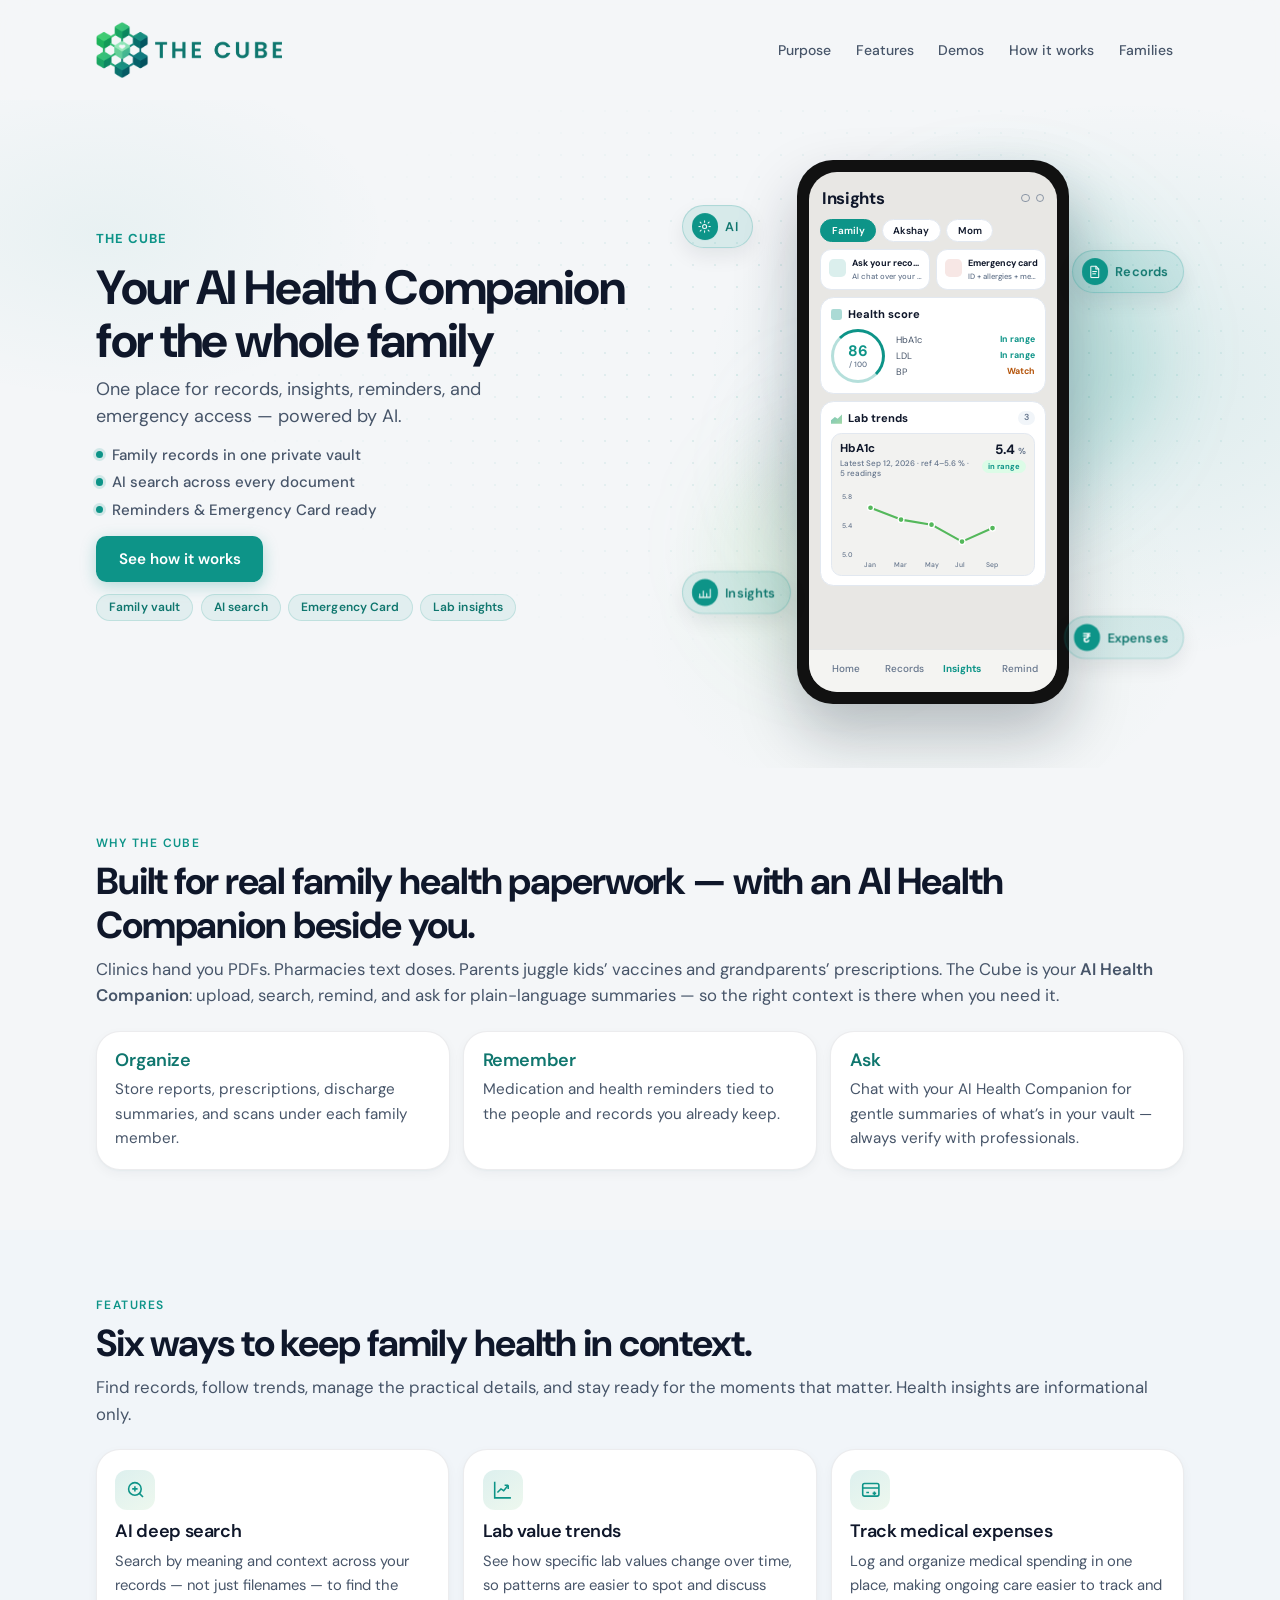
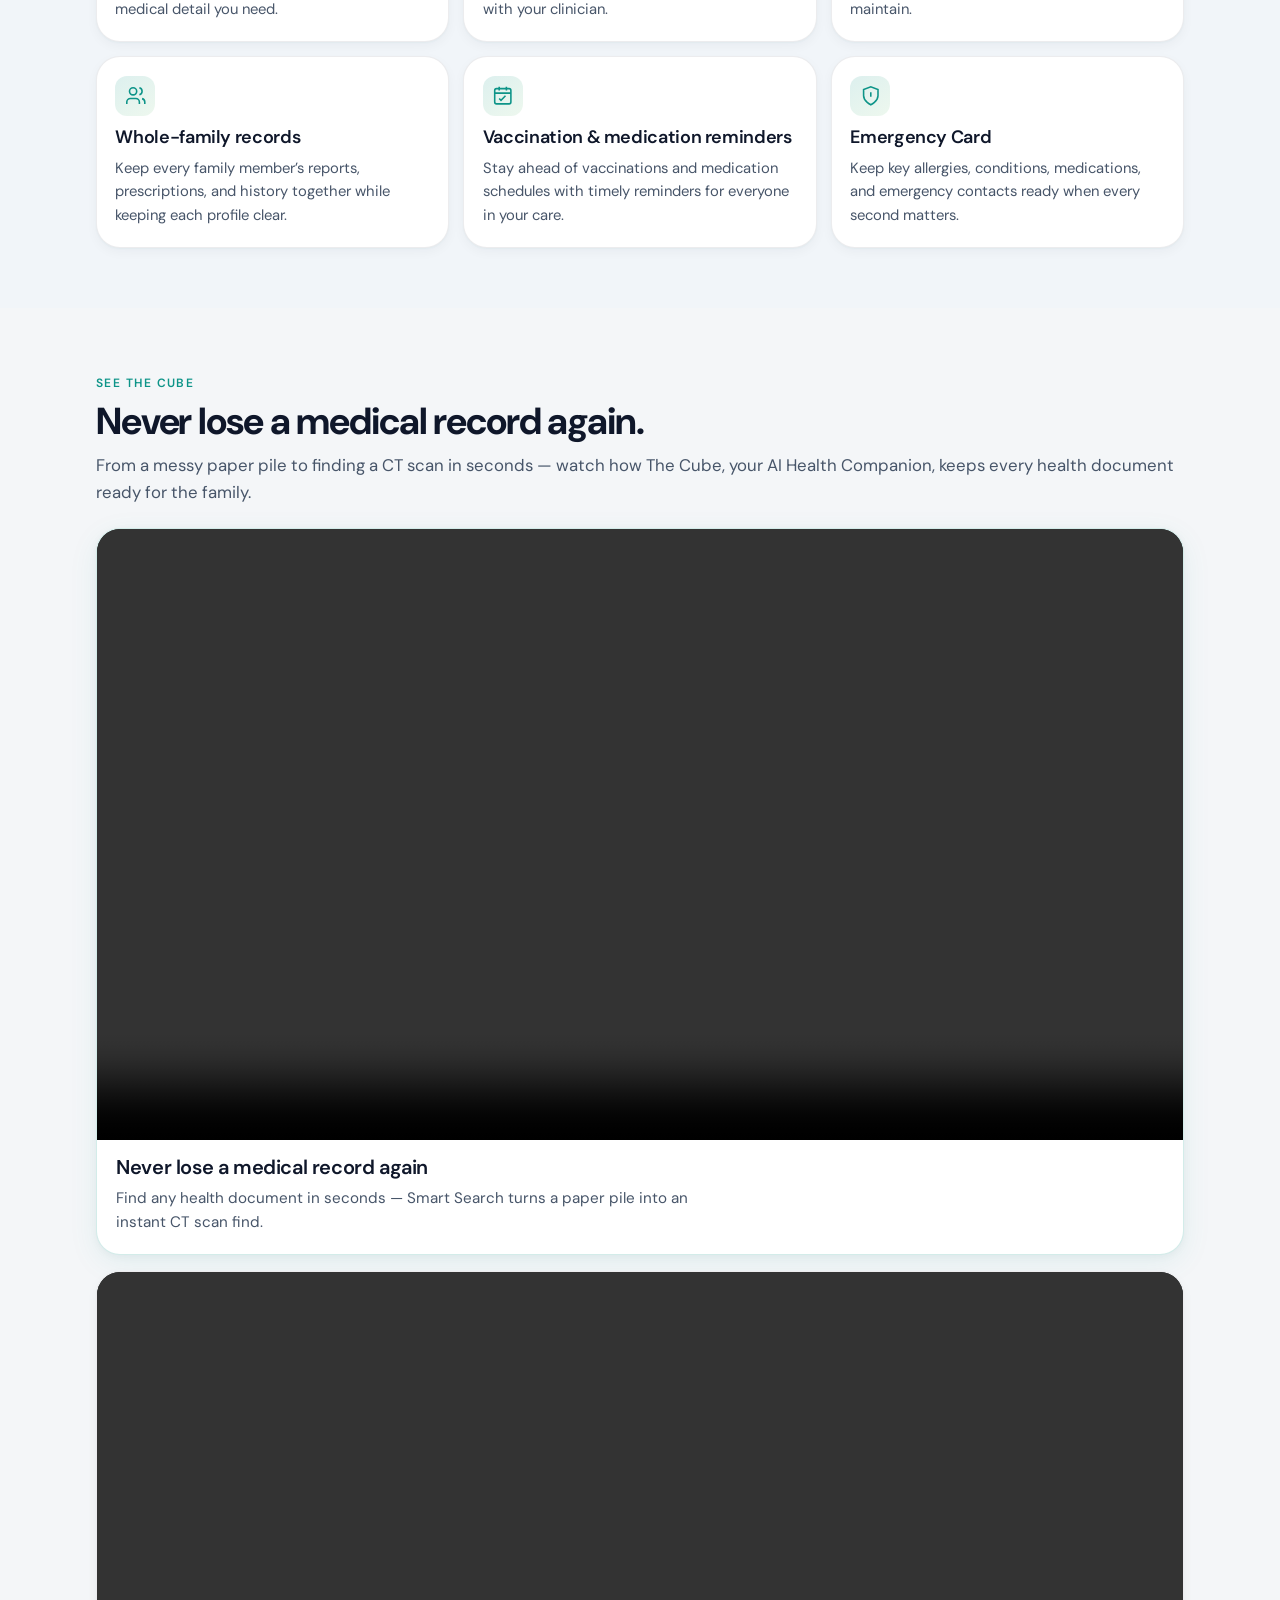
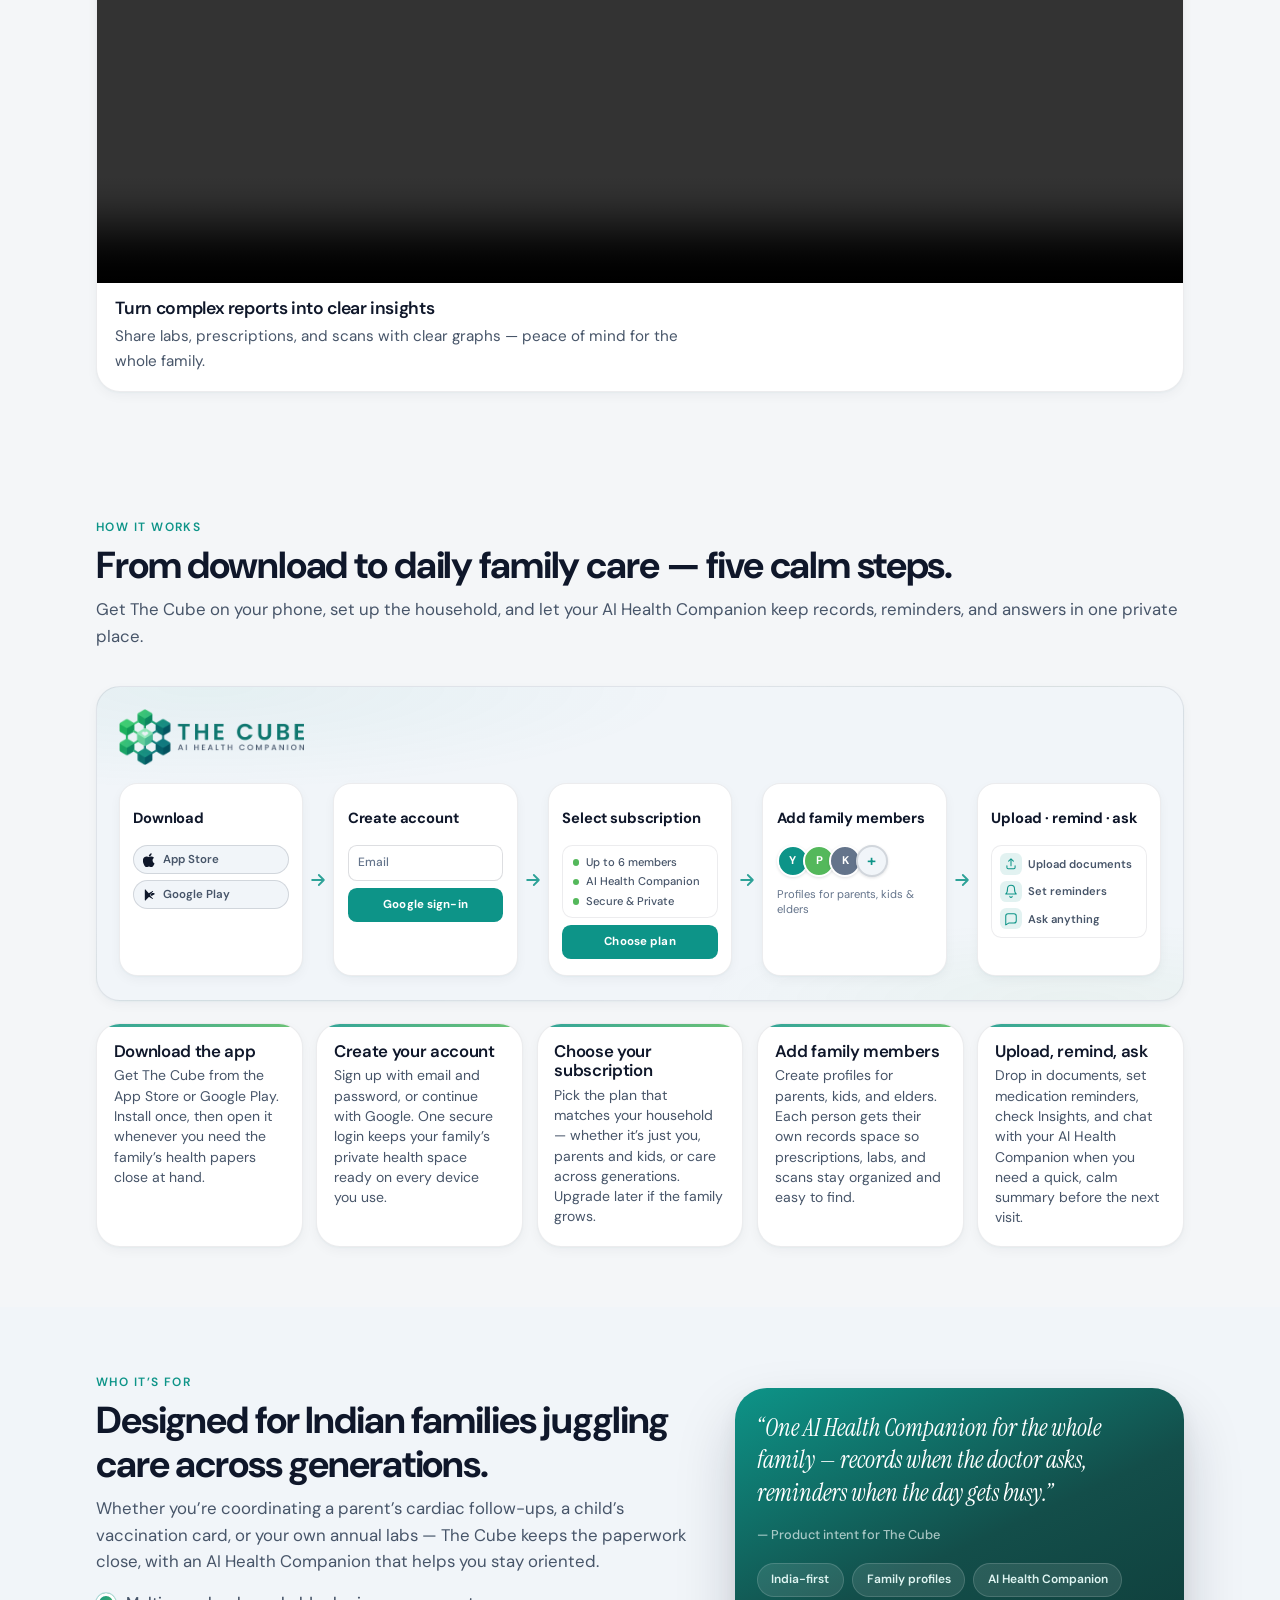
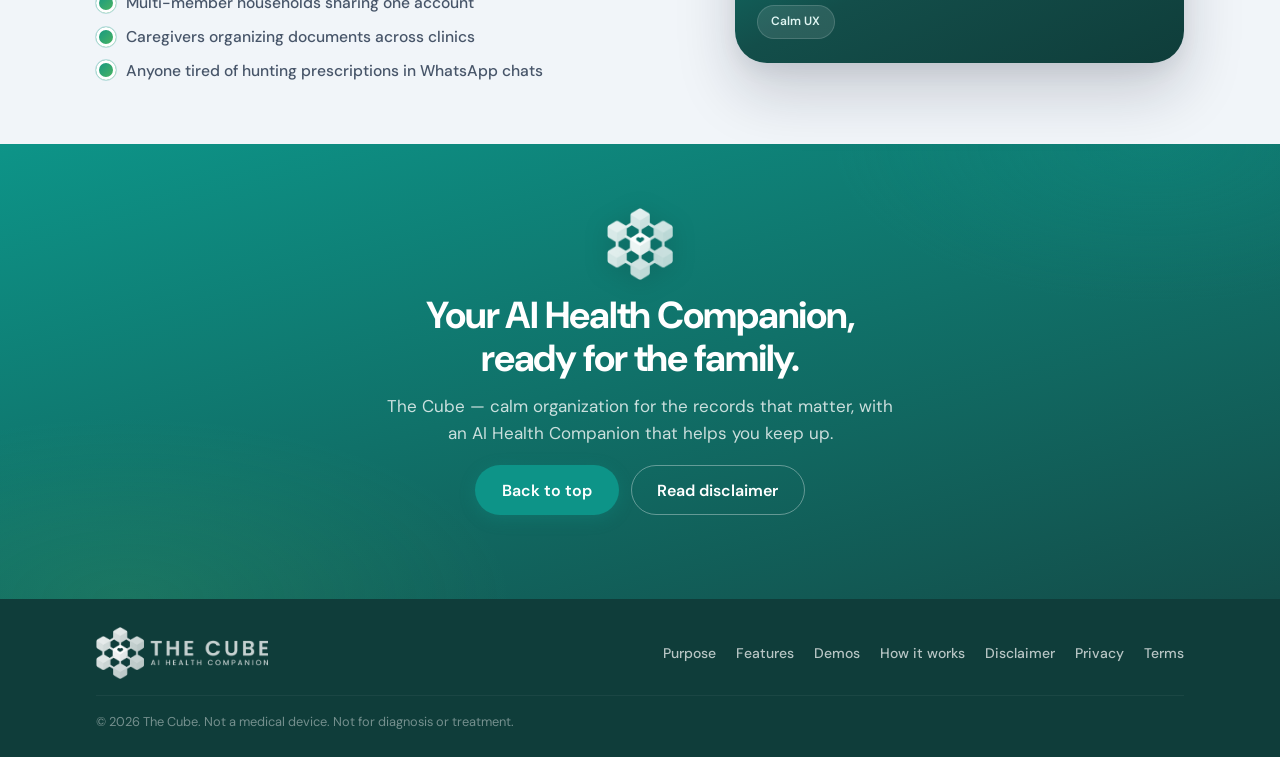
<file: index.html>
<!DOCTYPE html>
<html lang="en">
<head>
  <meta charset="UTF-8" />
  <meta name="viewport" content="width=device-width, initial-scale=1.0" />
  <meta name="description" content="The Cube — your AI Health Companion. Organize family records, reminders, and insights in one calm, private place. Not medical advice." />
  <meta name="theme-color" content="#0d9488" />
  <title>The Cube — your AI Health Companion</title>
  <link rel="preconnect" href="https://fonts.googleapis.com" />
  <link rel="preconnect" href="https://fonts.gstatic.com" crossorigin />
  <link href="https://fonts.googleapis.com/css2?family=DM+Sans:ital,opsz,wght@0,9..40,400;0,9..40,500;0,9..40,600;0,9..40,700;0,9..40,800;1,9..40,400&family=Instrument+Serif:ital@0;1&display=swap" rel="stylesheet" />
  <link rel="stylesheet" href="styles.css?v=20261013b" />
  <link rel="icon" href="/favicon.ico?v=20261013a" sizes="any" />
  <link rel="icon" type="image/png" sizes="32x32" href="assets/favicon-32.png?v=20261013a" />
  <link rel="icon" type="image/png" sizes="16x16" href="assets/favicon-16.png?v=20261013a" />
  <link rel="apple-touch-icon" sizes="180x180" href="assets/apple-touch-icon.png?v=20261013a" />
  <meta property="og:type" content="website" />
  <meta property="og:site_name" content="The Cube" />
  <meta property="og:title" content="The Cube — your AI Health Companion" />
  <meta property="og:description" content="The Cube — your AI Health Companion. Organize family records, reminders, and insights in one calm, private place. Not medical advice." />
  <meta property="og:url" content="https://thecubelife.in/" />
  <meta property="og:image" content="https://thecubelife.in/assets/og-image.png?v=20261013a" />
  <meta property="og:image:width" content="1200" />
  <meta property="og:image:height" content="630" />
  <meta property="og:image:alt" content="The Cube — AI Health Companion logo" />
  <meta name="twitter:card" content="summary_large_image" />
  <meta name="twitter:title" content="The Cube — your AI Health Companion" />
  <meta name="twitter:description" content="The Cube — your AI Health Companion. Organize family records, reminders, and insights in one calm, private place. Not medical advice." />
  <meta name="twitter:image" content="https://thecubelife.in/assets/og-image.png?v=20261013a" />
</head>
<body>
  <a class="skip-link" href="#main">Skip to content</a>

  <header class="site-header" id="top">
    <div class="container header-inner">
      <a class="brand" href="#top" aria-label="The Cube home">
        <img src="assets/the-cube-horizontal.png?v=20261013a" alt="The Cube" width="477" height="144" class="brand-logo" />
      </a>
      <button class="nav-toggle" type="button" aria-expanded="false" aria-controls="site-nav" aria-label="Open menu">
        <span class="nav-toggle-bar"></span>
        <span class="nav-toggle-bar"></span>
      </button>
      <nav class="site-nav" id="site-nav" aria-label="Primary">
        <a href="#purpose">Purpose</a>
        <a href="#features">Features</a>
        <a href="#demos">Demos</a>
        <a href="#how">How it works</a>
        <a href="#family">Families</a>
      </nav>
    </div>
  </header>

  <main id="main">
    <!-- Hero — phone mock option -->
    <section class="hero">
      <div class="hero-pattern" aria-hidden="true"></div>
      <div class="container hero-grid">
        <div class="hero-copy">
          <p class="hero-kicker">THE CUBE</p>
          <h1>Your AI Health Companion for the whole family</h1>
          <p class="lead">
            One place for records, insights, reminders, and emergency access — powered by AI.
          </p>
          <ul class="hero-benefits">
            <li>Family records in one private vault</li>
            <li>AI search across every document</li>
            <li>Reminders &amp; Emergency Card ready</li>
          </ul>
          <div class="hero-actions">
            <a href="#how" class="btn btn-primary btn-lg">See how it works</a>
          </div>
          <div class="hero-chips" aria-label="Key capabilities">
            <span class="hero-chip">Family vault</span>
            <span class="hero-chip">AI search</span>
            <span class="hero-chip">Emergency Card</span>
            <span class="hero-chip">Lab insights</span>
          </div>
        </div>
        <div class="hero-visual" aria-hidden="true">
          <div class="hero-floaters" aria-hidden="true">
            <div class="hero-floater hero-floater-ai">
              <span class="hero-floater-icon">
                <svg viewBox="0 0 24 24" fill="none" stroke="currentColor" stroke-width="1.6" stroke-linecap="round" stroke-linejoin="round" aria-hidden="true">
                  <path d="M12 3v2.2M12 18.8V21M4.9 4.9l1.6 1.6M17.5 17.5l1.6 1.6M3 12h2.2M18.8 12H21M4.9 19.1l1.6-1.6M17.5 6.5l1.6-1.6"/>
                  <circle cx="12" cy="12" r="3.2"/>
                </svg>
              </span>
              <span class="hero-floater-label">AI</span>
            </div>
            <div class="hero-floater hero-floater-record">
              <span class="hero-floater-icon">
                <svg viewBox="0 0 24 24" fill="none" stroke="currentColor" stroke-width="1.6" stroke-linecap="round" stroke-linejoin="round" aria-hidden="true">
                  <path d="M7 3.5h7.2L18.5 8v12.5a1 1 0 0 1-1 1H7a1 1 0 0 1-1-1V4.5a1 1 0 0 1 1-1z"/>
                  <path d="M14 3.5V8h4.5"/>
                  <path d="M9 12h6M9 15.5h4.5"/>
                </svg>
              </span>
              <span class="hero-floater-label">Records</span>
            </div>
            <div class="hero-floater hero-floater-insights">
              <span class="hero-floater-icon">
                <svg viewBox="0 0 24 24" fill="none" stroke="currentColor" stroke-width="1.6" stroke-linecap="round" stroke-linejoin="round" aria-hidden="true">
                  <path d="M4.5 18.5V14M10 18.5V9.5M15.5 18.5v-5M21 18.5V6.5"/>
                  <path d="M3.5 19.5h17.5"/>
                </svg>
              </span>
              <span class="hero-floater-label">Insights</span>
            </div>
            <div class="hero-floater hero-floater-expense">
              <span class="hero-floater-icon hero-floater-icon-rupee">₹</span>
              <span class="hero-floater-label">Expenses</span>
            </div>
          </div>
          <div class="hero-blob hero-blob-a"></div>
          <div class="hero-blob hero-blob-b"></div>
          <div class="hero-blob hero-blob-c"></div>
          <div class="phone-frame">
            <div class="phone-screen mock-insights">
              <div class="mock-appbar">
                <span class="mock-appbar-title">Insights</span>
                <span class="mock-appbar-actions" aria-hidden="true">
                  <span class="mock-icon-dot"></span>
                  <span class="mock-icon-dot"></span>
                </span>
              </div>

              <div class="mock-chips" aria-hidden="true">
                <span class="mock-chip on">Family</span>
                <span class="mock-chip">Akshay</span>
                <span class="mock-chip">Mom</span>
              </div>

              <div class="mock-quicklinks" aria-hidden="true">
                <div class="mock-ql">
                  <span class="mock-ql-icon mock-ql-teal"></span>
                  <div class="mock-ql-text">
                    <b>Ask your records</b>
                    <span>AI chat over your doc</span>
                  </div>
                </div>
                <div class="mock-ql">
                  <span class="mock-ql-icon mock-ql-red"></span>
                  <div class="mock-ql-text">
                    <b>Emergency card</b>
                    <span>ID + allergies + meds</span>
                  </div>
                </div>
              </div>

              <div class="mock-card mock-score" aria-hidden="true">
                <div class="mock-card-head">
                  <span class="mock-card-icon"></span>
                  Health score
                </div>
                <div class="mock-score-body">
                  <div class="mock-score-ring">
                    <b>86</b>
                    <span>/ 100</span>
                  </div>
                  <ul class="mock-score-factors">
                    <li><span>HbA1c</span><em class="ok">In range</em></li>
                    <li><span>LDL</span><em class="ok">In range</em></li>
                    <li><span>BP</span><em class="warn">Watch</em></li>
                  </ul>
                </div>
              </div>

              <div class="mock-card mock-lab-trends">
                <div class="mock-card-head">
                  <span class="mock-card-icon mock-card-icon-chart"></span>
                  Lab trends
                  <span class="mock-count">3</span>
                </div>
                <div class="mock-metric">
                  <div class="mock-metric-top">
                    <div>
                      <div class="mock-metric-name">HbA1c</div>
                      <div class="mock-metric-meta">Latest Sep 12, 2026 · ref 4–5.6 % · 5 readings</div>
                    </div>
                    <div class="mock-metric-right">
                      <div class="mock-metric-value">5.4 <span>%</span></div>
                      <span class="mock-badge ok">in range</span>
                    </div>
                  </div>
                  <svg class="mock-chart" viewBox="0 0 220 100" role="img" aria-label="HbA1c trend chart">
                    <text x="2" y="18" class="mock-chart-axis">5.8</text>
                    <text x="2" y="52" class="mock-chart-axis">5.4</text>
                    <text x="2" y="86" class="mock-chart-axis">5.0</text>
                    <polyline class="mock-chart-line" fill="none" points="36,28 72,42 108,48 144,68 180,52" />
                    <circle class="mock-chart-dot" cx="36" cy="28" r="3.5" />
                    <circle class="mock-chart-dot" cx="72" cy="42" r="3.5" />
                    <circle class="mock-chart-dot" cx="108" cy="48" r="3.5" />
                    <circle class="mock-chart-dot" cx="144" cy="68" r="3.5" />
                    <circle class="mock-chart-dot" cx="180" cy="52" r="3.5" />
                    <text x="28" y="98" class="mock-chart-label">Jan</text>
                    <text x="64" y="98" class="mock-chart-label">Mar</text>
                    <text x="100" y="98" class="mock-chart-label">May</text>
                    <text x="136" y="98" class="mock-chart-label">Jul</text>
                    <text x="172" y="98" class="mock-chart-label">Sep</text>
                  </svg>
                </div>
              </div>

              <nav class="mock-tabs">
                <span>Home</span>
                <span>Records</span>
                <span class="on">Insights</span>
                <span>Remind</span>
              </nav>
            </div>
          </div>
        </div>
      </div>
    </section>

    <!-- Purpose -->
    <section class="section" id="purpose">
      <div class="container">
        <div class="section-head reveal">
          <p class="eyebrow">Why The Cube</p>
          <h2>Built for real family health paperwork — with an AI Health Companion beside you.</h2>
          <p class="section-lead">
            Clinics hand you PDFs. Pharmacies text doses. Parents juggle kids’ vaccines and grandparents’ prescriptions.
            The Cube is your <strong>AI Health Companion</strong>: upload, search, remind, and ask for plain-language summaries —
            so the right context is there when you need it.
          </p>
        </div>
        <div class="purpose-grid">
          <article class="purpose-card reveal">
            <h3>Organize</h3>
            <p>Store reports, prescriptions, discharge summaries, and scans under each family member.</p>
          </article>
          <article class="purpose-card reveal">
            <h3>Remember</h3>
            <p>Medication and health reminders tied to the people and records you already keep.</p>
          </article>
          <article class="purpose-card reveal">
            <h3>Ask</h3>
            <p>Chat with your AI Health Companion for gentle summaries of what’s in your vault — always verify with professionals.</p>
          </article>
        </div>
      </div>
    </section>

    <!-- Features -->
    <section class="section section-alt" id="features">
      <div class="container">
        <div class="section-head reveal">
          <p class="eyebrow">Features</p>
          <h2>Six ways to keep family health in context.</h2>
          <p class="section-lead">
            Find records, follow trends, manage the practical details, and stay ready for the moments that matter.
            Health insights are informational only.
          </p>
        </div>
        <div class="feature-grid">
          <article class="feature-card reveal">
            <div class="feature-icon" aria-hidden="true">
              <svg viewBox="0 0 24 24" fill="none" stroke="currentColor" stroke-width="1.75"><circle cx="11" cy="11" r="7"/><path d="m20 20-4-4"/><path d="M8 11h6M11 8v6"/></svg>
            </div>
            <h3>AI deep search</h3>
            <p>Search by meaning and context across your records — not just filenames — to find the medical detail you need.</p>
          </article>
          <article class="feature-card reveal">
            <div class="feature-icon" aria-hidden="true">
              <svg viewBox="0 0 24 24" fill="none" stroke="currentColor" stroke-width="1.75"><path d="M3 3v18h18"/><path d="m6 15 4-4 3 2 5-6"/><path d="M18 7h-4M18 7v4"/></svg>
            </div>
            <h3>Lab value trends</h3>
            <p>See how specific lab values change over time, so patterns are easier to spot and discuss with your clinician.</p>
          </article>
          <article class="feature-card reveal">
            <div class="feature-icon" aria-hidden="true">
              <svg viewBox="0 0 24 24" fill="none" stroke="currentColor" stroke-width="1.75"><rect x="3" y="5" width="18" height="14" rx="2"/><path d="M3 10h18M7 15h3"/><path d="M16 14v4M14 16h4"/></svg>
            </div>
            <h3>Track medical expenses</h3>
            <p>Log and organize medical spending in one place, making ongoing care easier to track and maintain.</p>
          </article>
          <article class="feature-card reveal">
            <div class="feature-icon" aria-hidden="true">
              <svg viewBox="0 0 24 24" fill="none" stroke="currentColor" stroke-width="1.75"><path d="M16 21v-2a4 4 0 0 0-4-4H6a4 4 0 0 0-4 4v2"/><circle cx="9" cy="7" r="4"/><path d="M22 21v-2a4 4 0 0 0-3-3.87M16 3.13a4 4 0 0 1 0 7.75"/></svg>
            </div>
            <h3>Whole-family records</h3>
            <p>Keep every family member’s reports, prescriptions, and history together while keeping each profile clear.</p>
          </article>
          <article class="feature-card reveal">
            <div class="feature-icon" aria-hidden="true">
              <svg viewBox="0 0 24 24" fill="none" stroke="currentColor" stroke-width="1.75"><rect x="3" y="4" width="18" height="17" rx="2"/><path d="M16 2v4M8 2v4M3 9h18"/><path d="m8 15 2 2 5-5"/></svg>
            </div>
            <h3>Vaccination &amp; medication reminders</h3>
            <p>Stay ahead of vaccinations and medication schedules with timely reminders for everyone in your care.</p>
          </article>
          <article class="feature-card reveal">
            <div class="feature-icon" aria-hidden="true">
              <svg viewBox="0 0 24 24" fill="none" stroke="currentColor" stroke-width="1.75"><path d="M12 22s8-4 8-10V5l-8-3-8 3v7c0 6 8 10 8 10z"/><path d="M12 8v5M12 16h.01"/></svg>
            </div>
            <h3>Emergency Card</h3>
            <p>Keep key allergies, conditions, medications, and emergency contacts ready when every second matters.</p>
          </article>
        </div>
      </div>
    </section>


    <!-- Demos -->
    <section class="section" id="demos">
      <div class="container">
        <div class="section-head reveal">
          <p class="eyebrow">See The Cube</p>
          <h2>Never lose a medical record again.</h2>
          <p class="section-lead">
            From a messy paper pile to finding a CT scan in seconds — watch how The Cube,
            your AI Health Companion, keeps every health document ready for the family.
          </p>
        </div>

        <figure class="demo-card demo-featured reveal">
          <div class="demo-player">
            <video controls playsinline preload="metadata">
              <source src="assets/videos/demo-1.mp4?v=20261014a" type="video/mp4" />
              Your browser does not support the video tag.
            </video>
          </div>
          <figcaption>
            <h3>Never lose a medical record again</h3>
            <p>Find any health document in seconds — Smart Search turns a paper pile into an instant CT scan find.</p>
          </figcaption>
        </figure>

        <figure class="demo-card reveal">
          <div class="demo-player">
            <video controls playsinline preload="metadata">
              <source src="assets/videos/demo-2.mp4?v=20261013c" type="video/mp4" />
              Your browser does not support the video tag.
            </video>
          </div>
          <figcaption>
            <h3>Turn complex reports into clear insights</h3>
            <p>Share labs, prescriptions, and scans with clear graphs — peace of mind for the whole family.</p>
          </figcaption>
        </figure>
      </div>
    </section>

    <!-- How it works -->
    <section class="section" id="how">
      <div class="container">
        <div class="how-intro reveal">
          <div class="section-head how-head">
            <p class="eyebrow">How it works</p>
            <h2>From download to daily family care — five calm steps.</h2>
            <p class="section-lead">
              Get The Cube on your phone, set up the household, and let your AI Health Companion
              keep records, reminders, and answers in one private place.
            </p>
          </div>
          <div class="how-flow">
            <div class="how-flow-brand">
              <img src="assets/the-cube-horizontal-tagline.png?v=20261013a" alt="The Cube — AI Health Companion" width="424" height="128" class="how-flow-logo" />
            </div>
            <div class="how-flow-steps" aria-label="Five steps to get started">
              <article class="how-flow-card">
                <h3 class="how-flow-title">Download</h3>
                <div class="how-flow-body">
                  <div class="how-flow-pills">
                    <span class="how-flow-pill">
                      <svg viewBox="0 0 24 24" width="14" height="14" aria-hidden="true"><path fill="currentColor" d="M16.365 12.84c-.03-3.07 2.5-4.54 2.61-4.61-1.43-2.09-3.65-2.38-4.44-2.41-1.89-.19-3.69 1.12-4.65 1.12-.97 0-2.45-1.1-4.03-1.07-2.07.03-3.98 1.21-5.04 3.07-2.16 3.74-.55 9.27 1.55 12.3 1.03 1.48 2.25 3.14 3.86 3.08 1.55-.06 2.13-1 4.01-1 1.87 0 2.4.99 4.04.96 1.67-.03 2.73-1.5 3.75-2.99 1.19-1.73 1.68-3.4 1.71-3.49-.04-.02-3.27-1.25-3.3-4.96zM13.5 4.47c.84-1.02 1.41-2.44 1.25-3.85-1.21.05-2.68.81-3.55 1.82-.78.9-1.46 2.34-1.28 3.72 1.35.1 2.73-.69 3.58-1.69z"/></svg>
                      App Store
                    </span>
                    <span class="how-flow-pill">
                      <svg viewBox="0 0 24 24" width="14" height="14" aria-hidden="true"><path fill="currentColor" d="M3.6 2.3c-.3.3-.5.8-.5 1.4v16.6c0 .6.2 1.1.5 1.4l.1.1 9.3-9.3v-.2L3.7 2.2l-.1.1zm11.2 7.1-2.1 2.1 2.1 2.1 5-2.8c.6-.3.6-1.2 0-1.5l-5-2.9zm-2.8 3.5-2.2 2.2 6.1 3.5c.6.3 1.2.1 1.5-.3l-5.4-5.4zm0-1.7 5.4-5.4c-.3-.4-.9-.6-1.5-.3l-6.1 3.5 2.2 2.2z"/></svg>
                      Google Play
                    </span>
                  </div>
                </div>
              </article>
              <div class="how-flow-arrow" aria-hidden="true">
                <svg viewBox="0 0 24 24" width="20" height="20" fill="none" stroke="currentColor" stroke-width="2.2" stroke-linecap="round" stroke-linejoin="round"><path d="M5 12h14M13 6l6 6-6 6"/></svg>
              </div>
              <article class="how-flow-card">
                <h3 class="how-flow-title">Create account</h3>
                <div class="how-flow-body">
                  <div class="how-flow-field">Email</div>
                  <div class="how-flow-btn">Google sign-in</div>
                </div>
              </article>
              <div class="how-flow-arrow" aria-hidden="true">
                <svg viewBox="0 0 24 24" width="20" height="20" fill="none" stroke="currentColor" stroke-width="2.2" stroke-linecap="round" stroke-linejoin="round"><path d="M5 12h14M13 6l6 6-6 6"/></svg>
              </div>
              <article class="how-flow-card">
                <h3 class="how-flow-title">Select subscription</h3>
                <div class="how-flow-body">
                  <ul class="how-flow-bullets">
                    <li>Up to 6 members</li>
                    <li>AI Health Companion</li>
                    <li>Secure &amp; Private</li>
                  </ul>
                  <div class="how-flow-btn">Choose plan</div>
                </div>
              </article>
              <div class="how-flow-arrow" aria-hidden="true">
                <svg viewBox="0 0 24 24" width="20" height="20" fill="none" stroke="currentColor" stroke-width="2.2" stroke-linecap="round" stroke-linejoin="round"><path d="M5 12h14M13 6l6 6-6 6"/></svg>
              </div>
              <article class="how-flow-card">
                <h3 class="how-flow-title">Add family members</h3>
                <div class="how-flow-body">
                  <div class="how-flow-avatars" aria-hidden="true">
                    <span class="how-flow-avatar how-flow-avatar-a">Y</span>
                    <span class="how-flow-avatar how-flow-avatar-b">P</span>
                    <span class="how-flow-avatar how-flow-avatar-c">K</span>
                    <span class="how-flow-avatar how-flow-avatar-add">+</span>
                  </div>
                  <p class="how-flow-note">Profiles for parents, kids &amp; elders</p>
                </div>
              </article>
              <div class="how-flow-arrow" aria-hidden="true">
                <svg viewBox="0 0 24 24" width="20" height="20" fill="none" stroke="currentColor" stroke-width="2.2" stroke-linecap="round" stroke-linejoin="round"><path d="M5 12h14M13 6l6 6-6 6"/></svg>
              </div>
              <article class="how-flow-card">
                <h3 class="how-flow-title">Upload · remind · ask</h3>
                <div class="how-flow-body">
                  <ul class="how-flow-actions">
                    <li>
                      <span class="how-flow-action-icon" aria-hidden="true">
                        <svg viewBox="0 0 24 24" width="14" height="14" fill="none" stroke="currentColor" stroke-width="1.8" stroke-linecap="round" stroke-linejoin="round"><path d="M12 3v12M8 7l4-4 4 4"/><path d="M5 15v3a2 2 0 0 0 2 2h10a2 2 0 0 0 2-2v-3"/></svg>
                      </span>
                      Upload documents
                    </li>
                    <li>
                      <span class="how-flow-action-icon" aria-hidden="true">
                        <svg viewBox="0 0 24 24" width="14" height="14" fill="none" stroke="currentColor" stroke-width="1.8" stroke-linecap="round" stroke-linejoin="round"><path d="M6 8a6 6 0 0 1 12 0c0 7 3 9 3 9H3s3-2 3-9"/><path d="M10 21a2 2 0 0 0 4 0"/></svg>
                      </span>
                      Set reminders
                    </li>
                    <li>
                      <span class="how-flow-action-icon" aria-hidden="true">
                        <svg viewBox="0 0 24 24" width="14" height="14" fill="none" stroke="currentColor" stroke-width="1.8" stroke-linecap="round" stroke-linejoin="round"><path d="M21 15a4 4 0 0 1-4 4H8l-5 3V7a4 4 0 0 1 4-4h10a4 4 0 0 1 4 4z"/></svg>
                      </span>
                      Ask anything
                    </li>
                  </ul>
                </div>
              </article>
            </div>
          </div>
        </div>
        <ol class="steps">
          <li class="step reveal">
            <div>
              <h3>Download the app</h3>
              <p>Get The Cube from the App Store or Google Play. Install once, then open it whenever you need the family’s health papers close at hand.</p>
            </div>
          </li>
          <li class="step reveal">
            <div>
              <h3>Create your account</h3>
              <p>Sign up with email and password, or continue with Google. One secure login keeps your family’s private health space ready on every device you use.</p>
            </div>
          </li>
          <li class="step reveal">
            <div>
              <h3>Choose your subscription</h3>
              <p>Pick the plan that matches your household — whether it’s just you, parents and kids, or care across generations. Upgrade later if the family grows.</p>
            </div>
          </li>
          <li class="step reveal">
            <div>
              <h3>Add family members</h3>
              <p>Create profiles for parents, kids, and elders. Each person gets their own records space so prescriptions, labs, and scans stay organized and easy to find.</p>
            </div>
          </li>
          <li class="step reveal">
            <div>
              <h3>Upload, remind, ask</h3>
              <p>Drop in documents, set medication reminders, check Insights, and chat with your AI Health Companion when you need a quick, calm summary before the next visit.</p>
            </div>
          </li>
        </ol>
      </div>
    </section>

    <!-- Audience -->
    <section class="section section-alt" id="family">
      <div class="container family-grid">
        <div class="family-copy reveal">
          <p class="eyebrow">Who it’s for</p>
          <h2>Designed for Indian families juggling care across generations.</h2>
          <p class="section-lead">
            Whether you’re coordinating a parent’s cardiac follow-ups, a child’s vaccination card,
            or your own annual labs — The Cube keeps the paperwork close, with an AI Health Companion that helps you stay oriented.
          </p>
          <ul class="check-list">
            <li>Multi-member households sharing one account</li>
            <li>Caregivers organizing documents across clinics</li>
            <li>Anyone tired of hunting prescriptions in WhatsApp chats</li>
          </ul>
        </div>
        <div class="family-panel reveal">
          <blockquote>
            <p>“One AI Health Companion for the whole family — records when the doctor asks, reminders when the day gets busy.”</p>
            <footer>— Product intent for The Cube</footer>
          </blockquote>
          <div class="pill-row">
            <span class="pill">India-first</span>
            <span class="pill">Family profiles</span>
            <span class="pill">AI Health Companion</span>
            <span class="pill">Calm UX</span>
          </div>
        </div>
      </div>
    </section>

    <!-- CTA -->
    <section class="section cta-section" id="cta">
      <div class="container cta-inner">
        <img src="assets/the-cube-symbol-white.png?v=20261013b" alt="" width="149" height="160" class="cta-logo" />
        <h2>Your AI Health Companion, ready for the family.</h2>
        <p>The Cube — calm organization for the records that matter, with an AI Health Companion that helps you keep up.</p>
        <div class="hero-actions cta-actions">
          <a href="#top" class="btn btn-primary btn-lg">Back to top</a>
          <a href="disclaimer.html" class="btn btn-ghost-light btn-lg">Read disclaimer</a>
        </div>
      </div>
    </section>
  </main>

  <footer class="site-footer">
    <div class="container footer-inner">
      <div class="footer-brand">
        <img src="assets/the-cube-horizontal-tagline-white.png?v=20261013b" alt="The Cube — AI Health Companion" width="424" height="128" class="footer-logo" />
      </div>
      <nav class="footer-nav" aria-label="Footer">
        <a href="#purpose">Purpose</a>
        <a href="#features">Features</a>
        <a href="#demos">Demos</a>
        <a href="#how">How it works</a>
        <a href="disclaimer.html">Disclaimer</a>
        <a href="privacy.html">Privacy</a>
        <a href="terms.html">Terms</a>
      </nav>
      <p class="footer-legal">
        © <span id="year"></span> The Cube. Not a medical device. Not for diagnosis or treatment.
      </p>
    </div>
  </footer>

  <script src="script.js"></script>
</body>
</html>
</file>
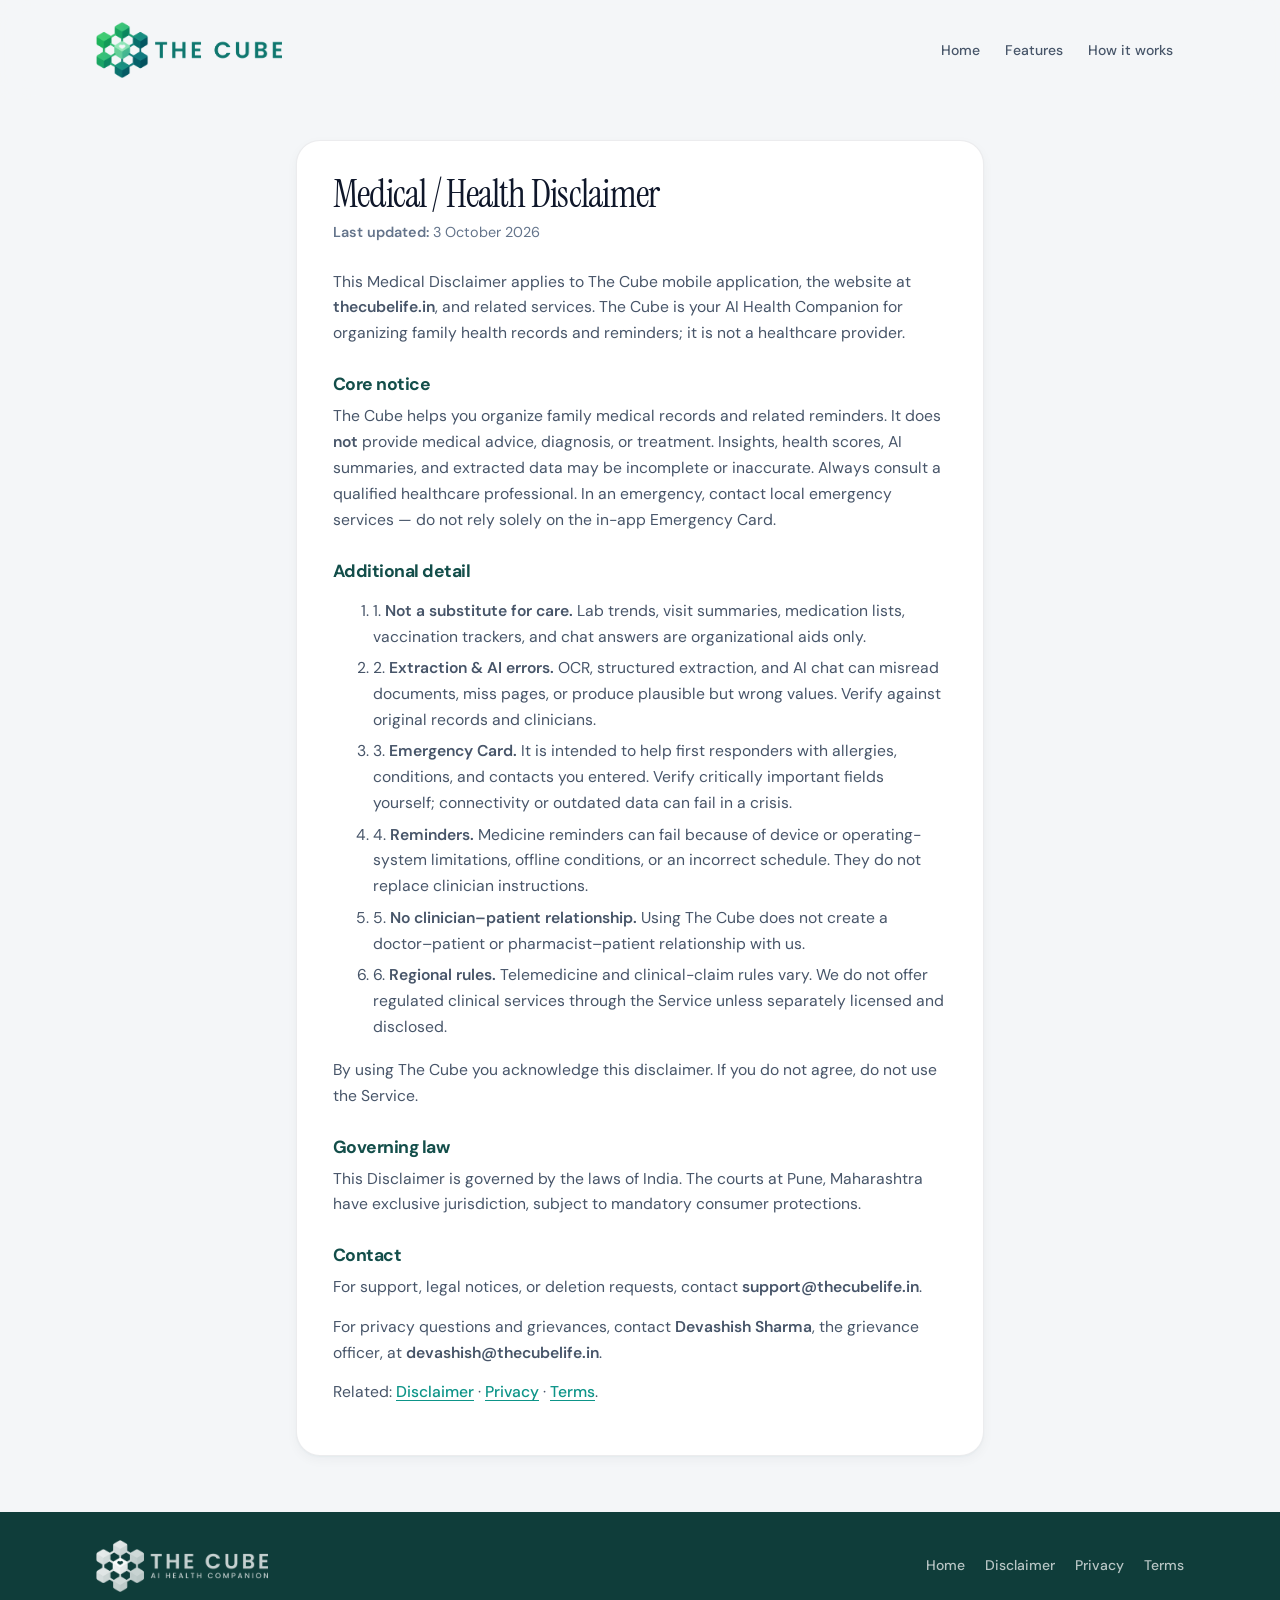
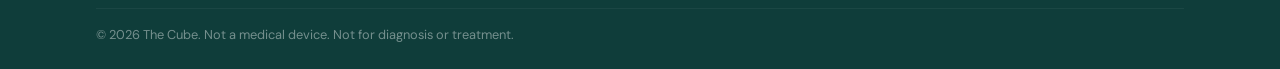
<file: disclaimer.html>
<!DOCTYPE html>
<html lang="en">
<head>
  <meta charset="UTF-8" />
  <meta name="viewport" content="width=device-width, initial-scale=1.0" />
  <meta name="description" content="Medical disclaimer for The Cube, your AI Health Companion." />
  <meta name="theme-color" content="#0d9488" />
  <title>Medical Disclaimer — The Cube</title>
  <link rel="preconnect" href="https://fonts.googleapis.com" />
  <link rel="preconnect" href="https://fonts.gstatic.com" crossorigin />
  <link href="https://fonts.googleapis.com/css2?family=DM+Sans:ital,opsz,wght@0,9..40,400;0,9..40,500;0,9..40,600;0,9..40,700;0,9..40,800;1,9..40,400&family=Instrument+Serif:ital@0;1&display=swap" rel="stylesheet" />
  <link rel="stylesheet" href="styles.css?v=20261013b" />
  <link rel="icon" href="/favicon.ico?v=20261013a" sizes="any" />
  <link rel="icon" type="image/png" sizes="32x32" href="assets/favicon-32.png?v=20261013a" />
  <link rel="icon" type="image/png" sizes="16x16" href="assets/favicon-16.png?v=20261013a" />
  <link rel="apple-touch-icon" sizes="180x180" href="assets/apple-touch-icon.png?v=20261013a" />
  <meta property="og:type" content="website" />
  <meta property="og:site_name" content="The Cube" />
  <meta property="og:title" content="Medical Disclaimer — The Cube" />
  <meta property="og:description" content="Medical disclaimer for The Cube, your AI Health Companion." />
  <meta property="og:url" content="https://thecubelife.in/disclaimer.html" />
  <meta property="og:image" content="https://thecubelife.in/assets/og-image.png?v=20261013a" />
  <meta property="og:image:width" content="1200" />
  <meta property="og:image:height" content="630" />
  <meta property="og:image:alt" content="The Cube — AI Health Companion logo" />
  <meta name="twitter:card" content="summary_large_image" />
  <meta name="twitter:title" content="Medical Disclaimer — The Cube" />
  <meta name="twitter:description" content="Medical disclaimer for The Cube, your AI Health Companion." />
  <meta name="twitter:image" content="https://thecubelife.in/assets/og-image.png?v=20261013a" />
</head>
<body>
  <a class="skip-link" href="#main">Skip to content</a>
  <header class="site-header" id="top">
    <div class="container header-inner">
      <a class="brand" href="index.html" aria-label="The Cube home">
        <img src="assets/the-cube-horizontal.png?v=20261013a" alt="The Cube" width="477" height="144" class="brand-logo" />
      </a>
      <button class="nav-toggle" type="button" aria-expanded="false" aria-controls="site-nav" aria-label="Open menu">
        <span class="nav-toggle-bar"></span>
        <span class="nav-toggle-bar"></span>
      </button>
      <nav class="site-nav" id="site-nav" aria-label="Primary">
        <a href="index.html">Home</a>
        <a href="index.html#features">Features</a>
        <a href="index.html#how">How it works</a>
      </nav>
    </div>
  </header>
  <main id="main" class="legal-page">
    <div class="container narrow">
      <article class="legal-prose">
        <h1>Medical / Health Disclaimer</h1>
        <p class="legal-meta"><strong>Last updated:</strong> 3 October 2026</p>
        <p>This Medical Disclaimer applies to The Cube mobile application, the website at <strong>thecubelife.in</strong>, and related services. The Cube is your AI Health Companion for organizing family health records and reminders; it is not a healthcare provider.</p>
        <h2>Core notice</h2>
        <p>The Cube helps you organize family medical records and related reminders. It does <strong>not</strong> provide medical advice, diagnosis, or treatment. Insights, health scores, AI summaries, and extracted data may be incomplete or inaccurate. Always consult a qualified healthcare professional. In an emergency, contact local emergency services — do not rely solely on the in-app Emergency Card.</p>
        <h2>Additional detail</h2>
        <ol>
<li>1. <strong>Not a substitute for care.</strong> Lab trends, visit summaries, medication lists, vaccination trackers, and chat answers are organizational aids only.</li>
<li>2. <strong>Extraction &amp; AI errors.</strong> OCR, structured extraction, and AI chat can misread documents, miss pages, or produce plausible but wrong values. Verify against original records and clinicians.</li>
<li>3. <strong>Emergency Card.</strong> It is intended to help first responders with allergies, conditions, and contacts you entered. Verify critically important fields yourself; connectivity or outdated data can fail in a crisis.</li>
<li>4. <strong>Reminders.</strong> Medicine reminders can fail because of device or operating-system limitations, offline conditions, or an incorrect schedule. They do not replace clinician instructions.</li>
<li>5. <strong>No clinician–patient relationship.</strong> Using The Cube does not create a doctor–patient or pharmacist–patient relationship with us.</li>
<li>6. <strong>Regional rules.</strong> Telemedicine and clinical-claim rules vary. We do not offer regulated clinical services through the Service unless separately licensed and disclosed.</li>
</ol>
        <p>By using The Cube you acknowledge this disclaimer. If you do not agree, do not use the Service.</p>
        <h2>Governing law</h2>
        <p>This Disclaimer is governed by the laws of India. The courts at Pune, Maharashtra have exclusive jurisdiction, subject to mandatory consumer protections.</p>
        <h2>Contact</h2>
        <p>For support, legal notices, or deletion requests, contact <strong>support@thecubelife.in</strong>.</p>
        <!-- REGISTERED / PHYSICAL ADDRESS: pending from Dev. Add here once provided. Do not invent. -->
        <p>For privacy questions and grievances, contact <strong>Devashish Sharma</strong>, the grievance officer, at <strong>devashish@thecubelife.in</strong>.</p>
        <p>Related: <a href="disclaimer.html">Disclaimer</a> · <a href="privacy.html">Privacy</a> · <a href="terms.html">Terms</a>.</p>
      </article>
    </div>
  </main>
  <footer class="site-footer">
    <div class="container footer-inner">
      <div class="footer-brand">
        <img src="assets/the-cube-horizontal-tagline-white.png?v=20261013b" alt="The Cube — AI Health Companion" width="424" height="128" class="footer-logo" />
      </div>
      <nav class="footer-nav" aria-label="Footer">
        <a href="index.html">Home</a>
        <a href="disclaimer.html" aria-current="page">Disclaimer</a>
        <a href="privacy.html">Privacy</a>
        <a href="terms.html">Terms</a>
      </nav>
      <p class="footer-legal">© <span id="year"></span> The Cube. Not a medical device. Not for diagnosis or treatment.</p>
    </div>
  </footer>
  <script src="script.js"></script>
</body>
</html>
</file>
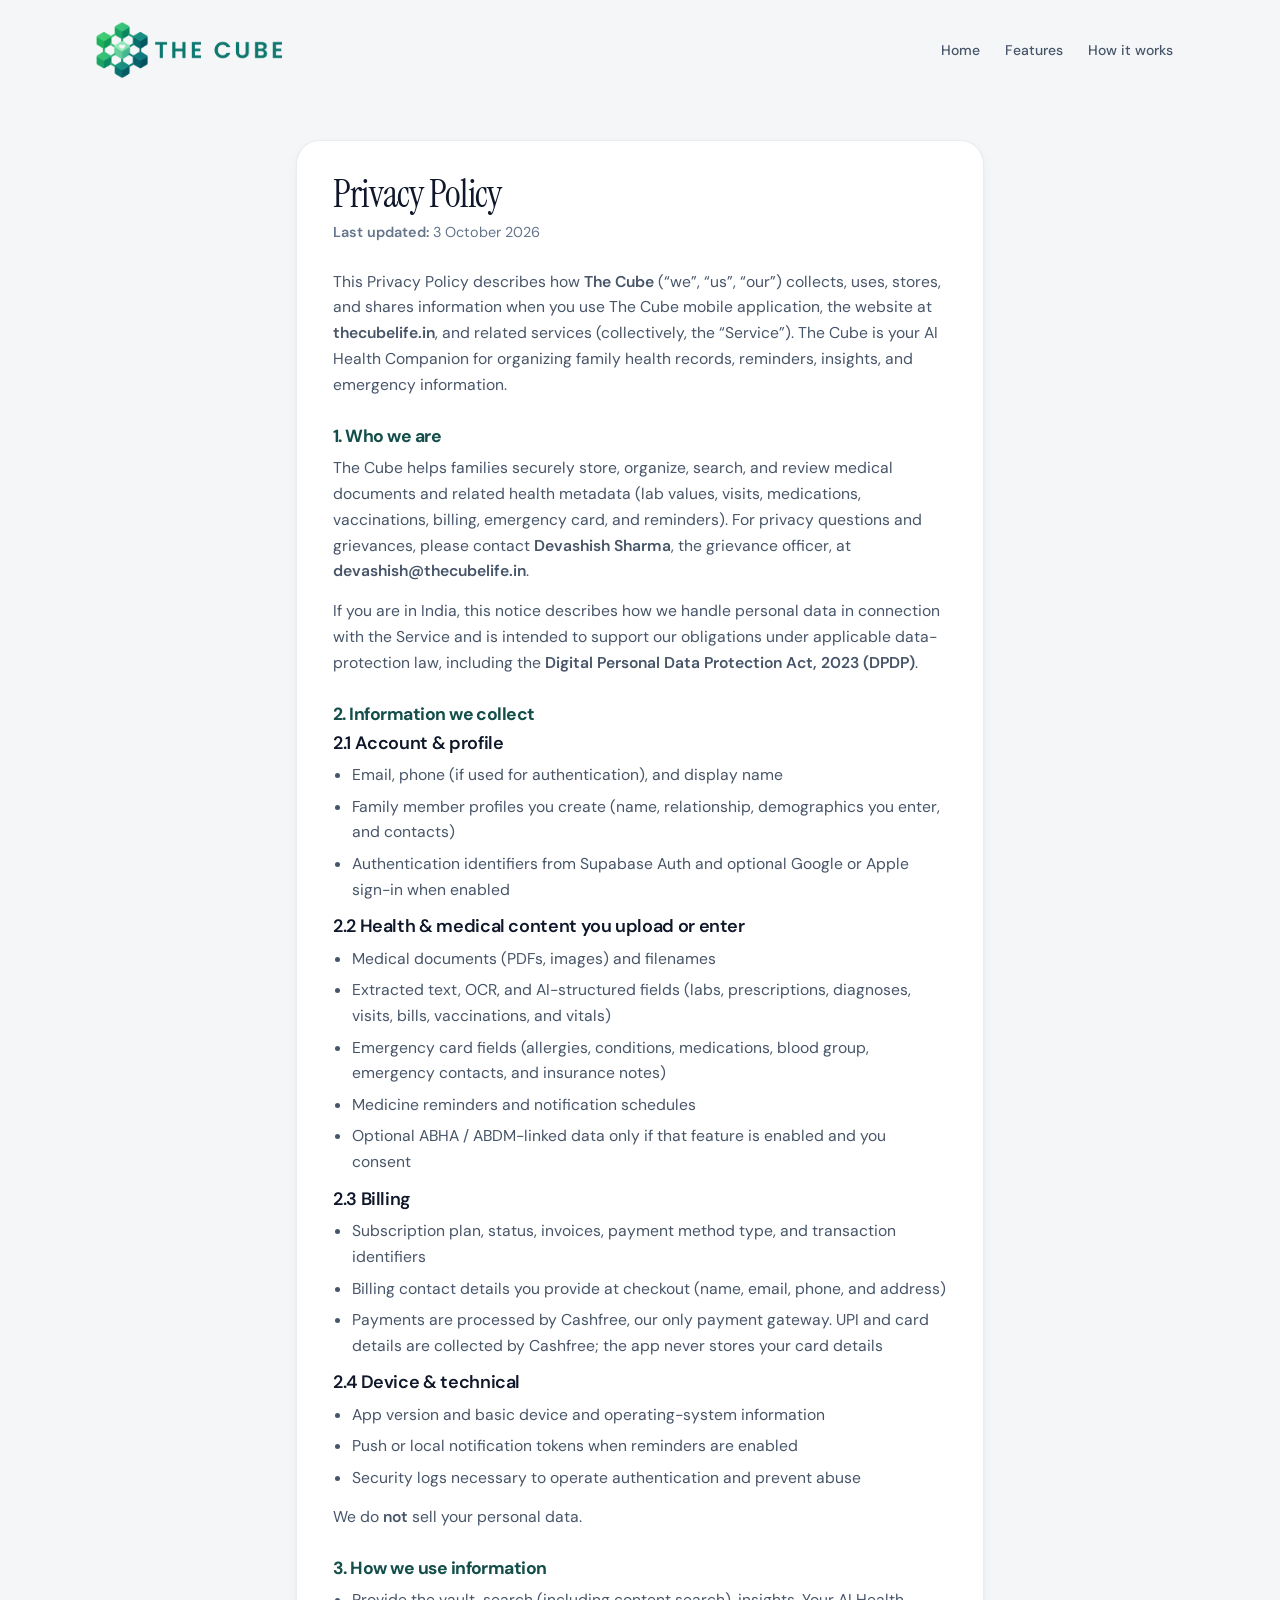
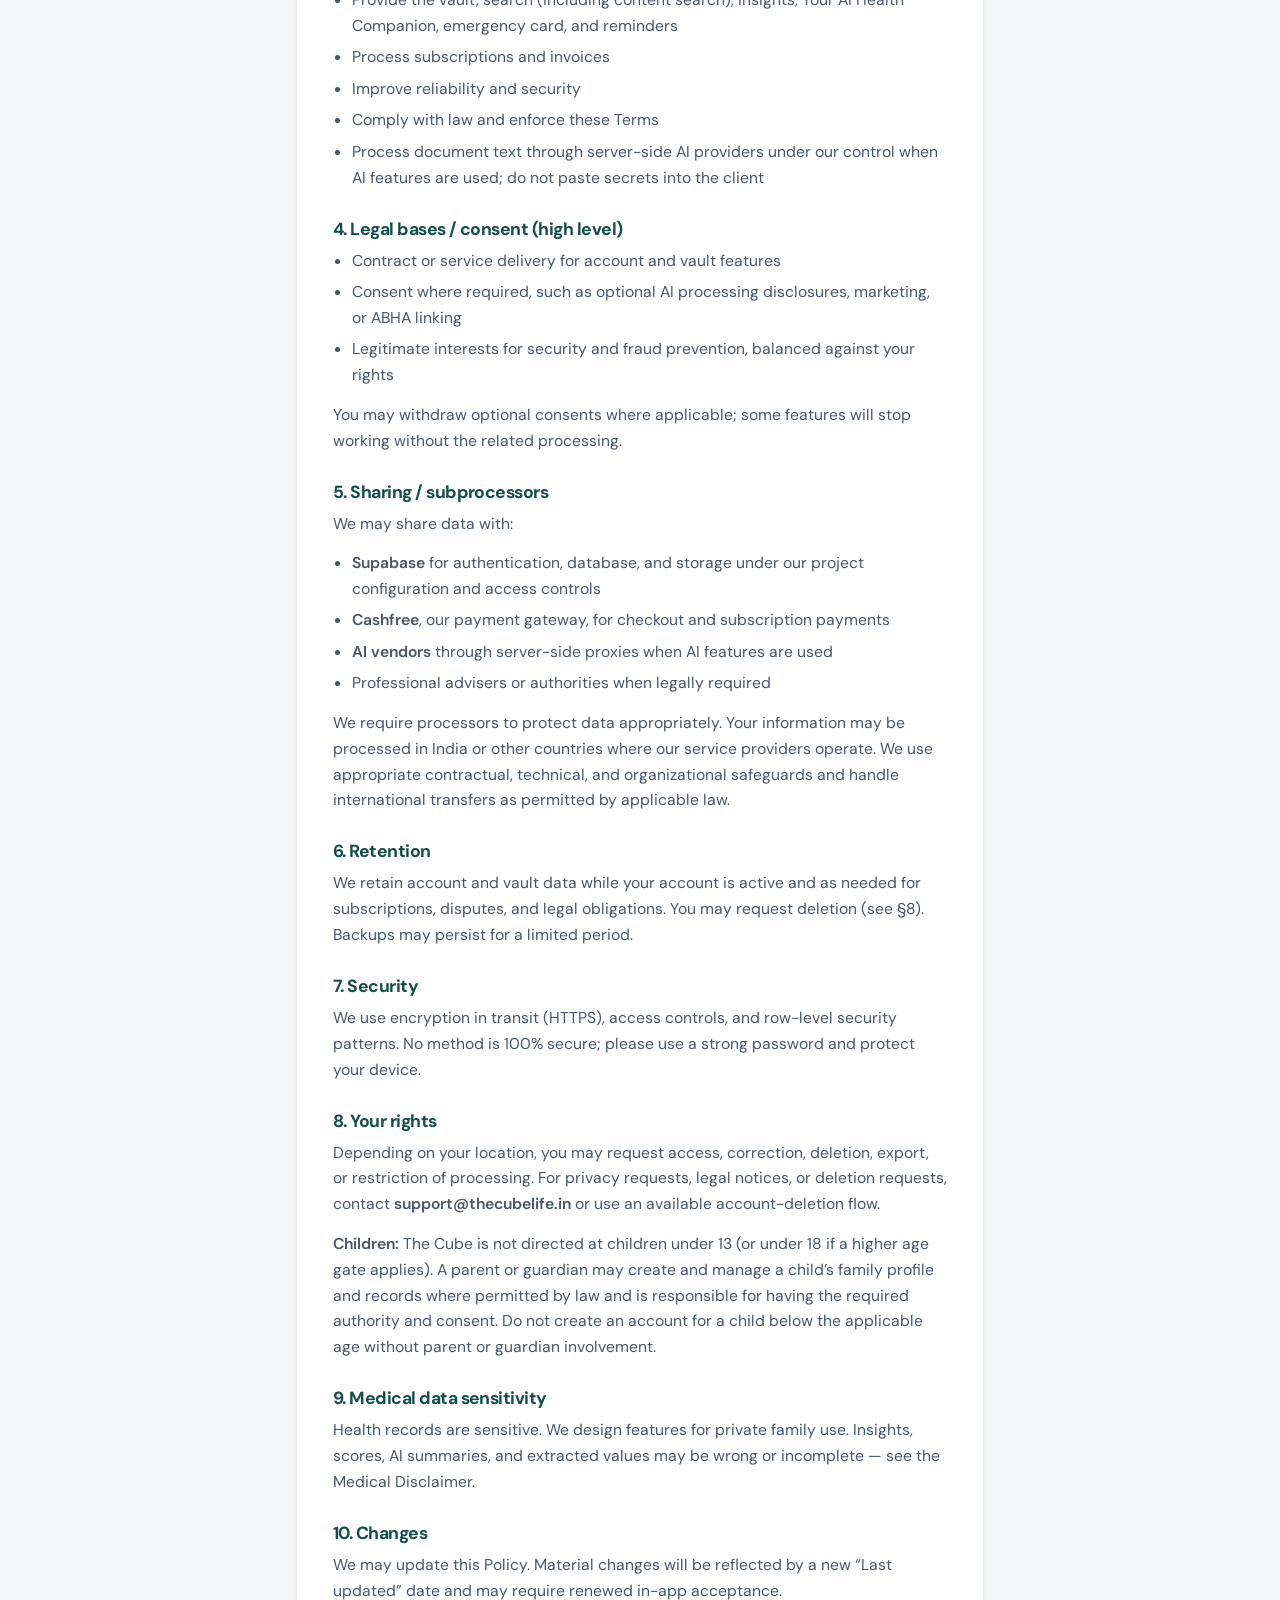
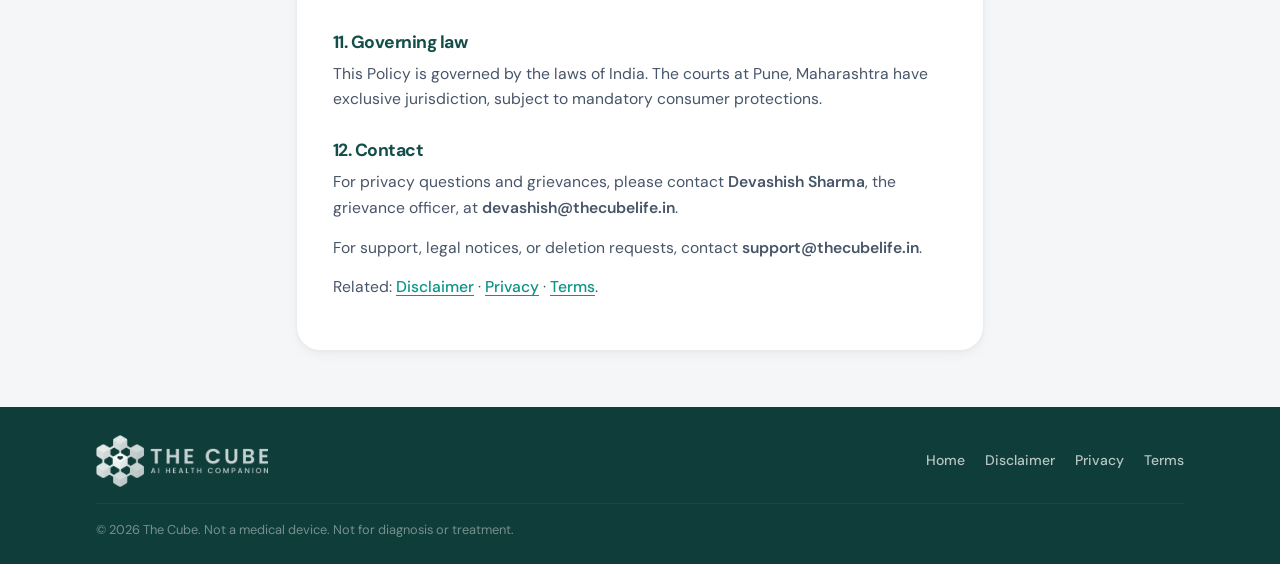
<file: privacy.html>
<!DOCTYPE html>
<html lang="en">
<head>
  <meta charset="UTF-8" />
  <meta name="viewport" content="width=device-width, initial-scale=1.0" />
  <meta name="description" content="Privacy Policy for The Cube, your AI Health Companion." />
  <meta name="theme-color" content="#0d9488" />
  <title>Privacy Policy — The Cube</title>
  <link rel="preconnect" href="https://fonts.googleapis.com" />
  <link rel="preconnect" href="https://fonts.gstatic.com" crossorigin />
  <link href="https://fonts.googleapis.com/css2?family=DM+Sans:ital,opsz,wght@0,9..40,400;0,9..40,500;0,9..40,600;0,9..40,700;0,9..40,800;1,9..40,400&family=Instrument+Serif:ital@0;1&display=swap" rel="stylesheet" />
  <link rel="stylesheet" href="styles.css?v=20261013b" />
  <link rel="icon" href="/favicon.ico?v=20261013a" sizes="any" />
  <link rel="icon" type="image/png" sizes="32x32" href="assets/favicon-32.png?v=20261013a" />
  <link rel="icon" type="image/png" sizes="16x16" href="assets/favicon-16.png?v=20261013a" />
  <link rel="apple-touch-icon" sizes="180x180" href="assets/apple-touch-icon.png?v=20261013a" />
  <meta property="og:type" content="website" />
  <meta property="og:site_name" content="The Cube" />
  <meta property="og:title" content="Privacy Policy — The Cube" />
  <meta property="og:description" content="Privacy Policy for The Cube, your AI Health Companion." />
  <meta property="og:url" content="https://thecubelife.in/privacy.html" />
  <meta property="og:image" content="https://thecubelife.in/assets/og-image.png?v=20261013a" />
  <meta property="og:image:width" content="1200" />
  <meta property="og:image:height" content="630" />
  <meta property="og:image:alt" content="The Cube — AI Health Companion logo" />
  <meta name="twitter:card" content="summary_large_image" />
  <meta name="twitter:title" content="Privacy Policy — The Cube" />
  <meta name="twitter:description" content="Privacy Policy for The Cube, your AI Health Companion." />
  <meta name="twitter:image" content="https://thecubelife.in/assets/og-image.png?v=20261013a" />
</head>
<body>
  <a class="skip-link" href="#main">Skip to content</a>
  <header class="site-header" id="top">
    <div class="container header-inner">
      <a class="brand" href="index.html" aria-label="The Cube home">
        <img src="assets/the-cube-horizontal.png?v=20261013a" alt="The Cube" width="477" height="144" class="brand-logo" />
      </a>
      <button class="nav-toggle" type="button" aria-expanded="false" aria-controls="site-nav" aria-label="Open menu">
        <span class="nav-toggle-bar"></span>
        <span class="nav-toggle-bar"></span>
      </button>
      <nav class="site-nav" id="site-nav" aria-label="Primary">
        <a href="index.html">Home</a>
        <a href="index.html#features">Features</a>
        <a href="index.html#how">How it works</a>
      </nav>
    </div>
  </header>
  <main id="main" class="legal-page">
    <div class="container narrow">
      <article class="legal-prose">
        <h1>Privacy Policy</h1>
        <p class="legal-meta"><strong>Last updated:</strong> 3 October 2026</p>
        <p>This Privacy Policy describes how <strong>The Cube</strong> (“we”, “us”, “our”) collects, uses, stores, and shares information when you use The Cube mobile application, the website at <strong>thecubelife.in</strong>, and related services (collectively, the “Service”). The Cube is your AI Health Companion for organizing family health records, reminders, insights, and emergency information.</p>
        <h2>1. Who we are</h2>
        <p>The Cube helps families securely store, organize, search, and review medical documents and related health metadata (lab values, visits, medications, vaccinations, billing, emergency card, and reminders). For privacy questions and grievances, please contact <strong>Devashish Sharma</strong>, the grievance officer, at <strong>devashish@thecubelife.in</strong>.</p>
        <p>If you are in India, this notice describes how we handle personal data in connection with the Service and is intended to support our obligations under applicable data-protection law, including the <strong>Digital Personal Data Protection Act, 2023 (DPDP)</strong>.</p>
        <h2>2. Information we collect</h2>
        <h3>2.1 Account &amp; profile</h3>
        <ul>
<li>Email, phone (if used for authentication), and display name</li>
<li>Family member profiles you create (name, relationship, demographics you enter, and contacts)</li>
<li>Authentication identifiers from Supabase Auth and optional Google or Apple sign-in when enabled</li>
</ul>
        <h3>2.2 Health &amp; medical content you upload or enter</h3>
        <ul>
<li>Medical documents (PDFs, images) and filenames</li>
<li>Extracted text, OCR, and AI-structured fields (labs, prescriptions, diagnoses, visits, bills, vaccinations, and vitals)</li>
<li>Emergency card fields (allergies, conditions, medications, blood group, emergency contacts, and insurance notes)</li>
<li>Medicine reminders and notification schedules</li>
<li>Optional ABHA / ABDM-linked data only if that feature is enabled and you consent</li>
</ul>
        <h3>2.3 Billing</h3>
        <ul>
<li>Subscription plan, status, invoices, payment method type, and transaction identifiers</li>
<li>Billing contact details you provide at checkout (name, email, phone, and address)</li>
<li>Payments are processed by Cashfree, our only payment gateway. UPI and card details are collected by Cashfree; the app never stores your card details</li>
</ul>
        <h3>2.4 Device &amp; technical</h3>
        <ul>
<li>App version and basic device and operating-system information</li>
<li>Push or local notification tokens when reminders are enabled</li>
<li>Security logs necessary to operate authentication and prevent abuse</li>
</ul>
        <p>We do <strong>not</strong> sell your personal data.</p>
        <h2>3. How we use information</h2>
        <ul>
<li>Provide the vault, search (including content search), insights, Your AI Health Companion, emergency card, and reminders</li>
<li>Process subscriptions and invoices</li>
<li>Improve reliability and security</li>
<li>Comply with law and enforce these Terms</li>
<li>Process document text through server-side AI providers under our control when AI features are used; do not paste secrets into the client</li>
</ul>
        <h2>4. Legal bases / consent (high level)</h2>
        <ul>
<li>Contract or service delivery for account and vault features</li>
<li>Consent where required, such as optional AI processing disclosures, marketing, or ABHA linking</li>
<li>Legitimate interests for security and fraud prevention, balanced against your rights</li>
</ul>
        <p>You may withdraw optional consents where applicable; some features will stop working without the related processing.</p>
        <h2>5. Sharing / subprocessors</h2>
        <p>We may share data with:</p>
        <ul>
<li><strong>Supabase</strong> for authentication, database, and storage under our project configuration and access controls</li>
<li><strong>Cashfree</strong>, our payment gateway, for checkout and subscription payments</li>
<li><strong>AI vendors</strong> through server-side proxies when AI features are used</li>
<li>Professional advisers or authorities when legally required</li>
</ul>
        <p>We require processors to protect data appropriately. Your information may be processed in India or other countries where our service providers operate. We use appropriate contractual, technical, and organizational safeguards and handle international transfers as permitted by applicable law.</p>
        <h2>6. Retention</h2>
        <p>We retain account and vault data while your account is active and as needed for subscriptions, disputes, and legal obligations. You may request deletion (see §8). Backups may persist for a limited period.</p>
        <h2>7. Security</h2>
        <p>We use encryption in transit (HTTPS), access controls, and row-level security patterns. No method is 100% secure; please use a strong password and protect your device.</p>
        <h2>8. Your rights</h2>
        <p>Depending on your location, you may request access, correction, deletion, export, or restriction of processing. For privacy requests, legal notices, or deletion requests, contact <strong>support@thecubelife.in</strong> or use an available account-deletion flow.</p>
        <p><strong>Children:</strong> The Cube is not directed at children under 13 (or under 18 if a higher age gate applies). A parent or guardian may create and manage a child’s family profile and records where permitted by law and is responsible for having the required authority and consent. Do not create an account for a child below the applicable age without parent or guardian involvement.</p>
        <h2>9. Medical data sensitivity</h2>
        <p>Health records are sensitive. We design features for private family use. Insights, scores, AI summaries, and extracted values may be wrong or incomplete — see the Medical Disclaimer.</p>
        <h2>10. Changes</h2>
        <p>We may update this Policy. Material changes will be reflected by a new “Last updated” date and may require renewed in-app acceptance.</p>
        <h2>11. Governing law</h2>
        <p>This Policy is governed by the laws of India. The courts at Pune, Maharashtra have exclusive jurisdiction, subject to mandatory consumer protections.</p>
        <h2>12. Contact</h2>
        <p>For privacy questions and grievances, please contact <strong>Devashish Sharma</strong>, the grievance officer, at <strong>devashish@thecubelife.in</strong>.</p>
        <p>For support, legal notices, or deletion requests, contact <strong>support@thecubelife.in</strong>.</p>
        <!-- REGISTERED / PHYSICAL ADDRESS: pending from Dev. Add here once provided. Do not invent. -->
        <p>Related: <a href="disclaimer.html">Disclaimer</a> · <a href="privacy.html">Privacy</a> · <a href="terms.html">Terms</a>.</p>
      </article>
    </div>
  </main>
  <footer class="site-footer">
    <div class="container footer-inner">
      <div class="footer-brand">
        <img src="assets/the-cube-horizontal-tagline-white.png?v=20261013b" alt="The Cube — AI Health Companion" width="424" height="128" class="footer-logo" />
      </div>
      <nav class="footer-nav" aria-label="Footer">
        <a href="index.html">Home</a>
        <a href="disclaimer.html">Disclaimer</a>
        <a href="privacy.html" aria-current="page">Privacy</a>
        <a href="terms.html">Terms</a>
      </nav>
      <p class="footer-legal">© <span id="year"></span> The Cube. Not a medical device. Not for diagnosis or treatment.</p>
    </div>
  </footer>
  <script src="script.js"></script>
</body>
</html>
</file>
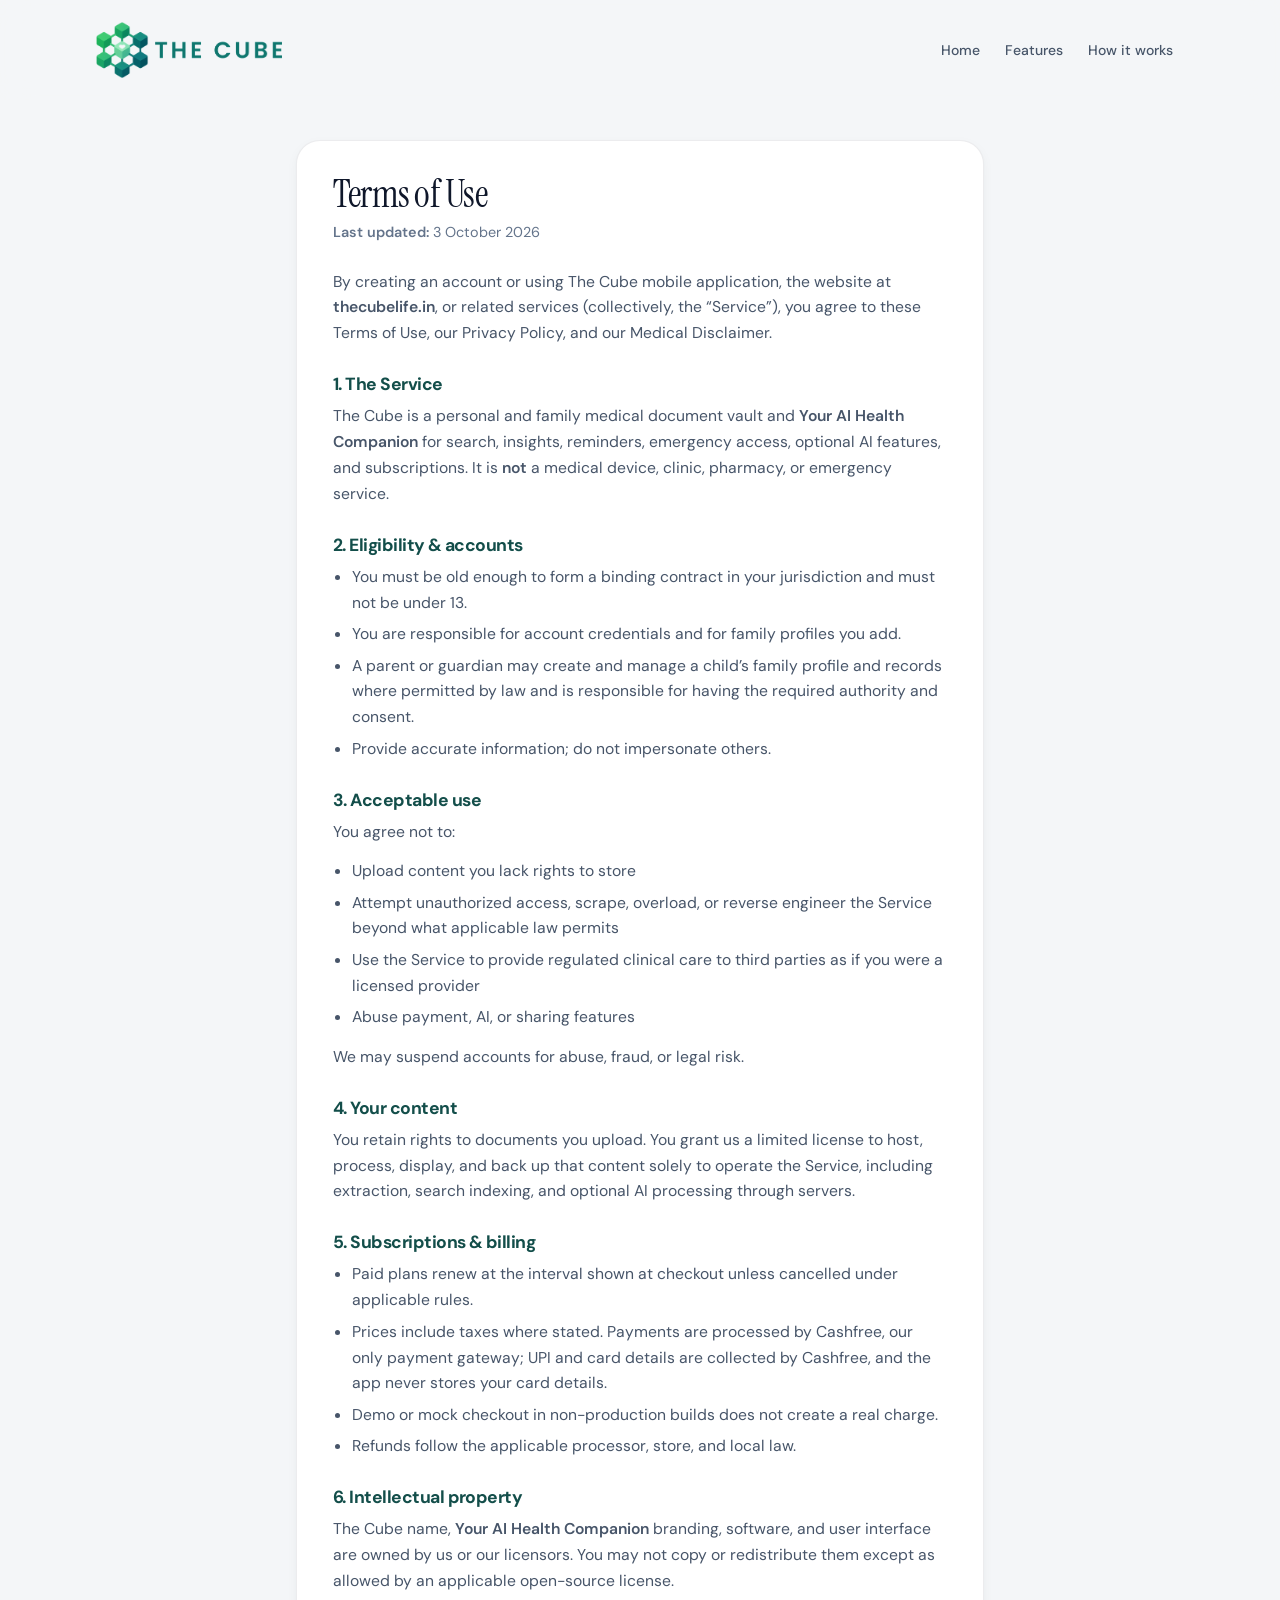
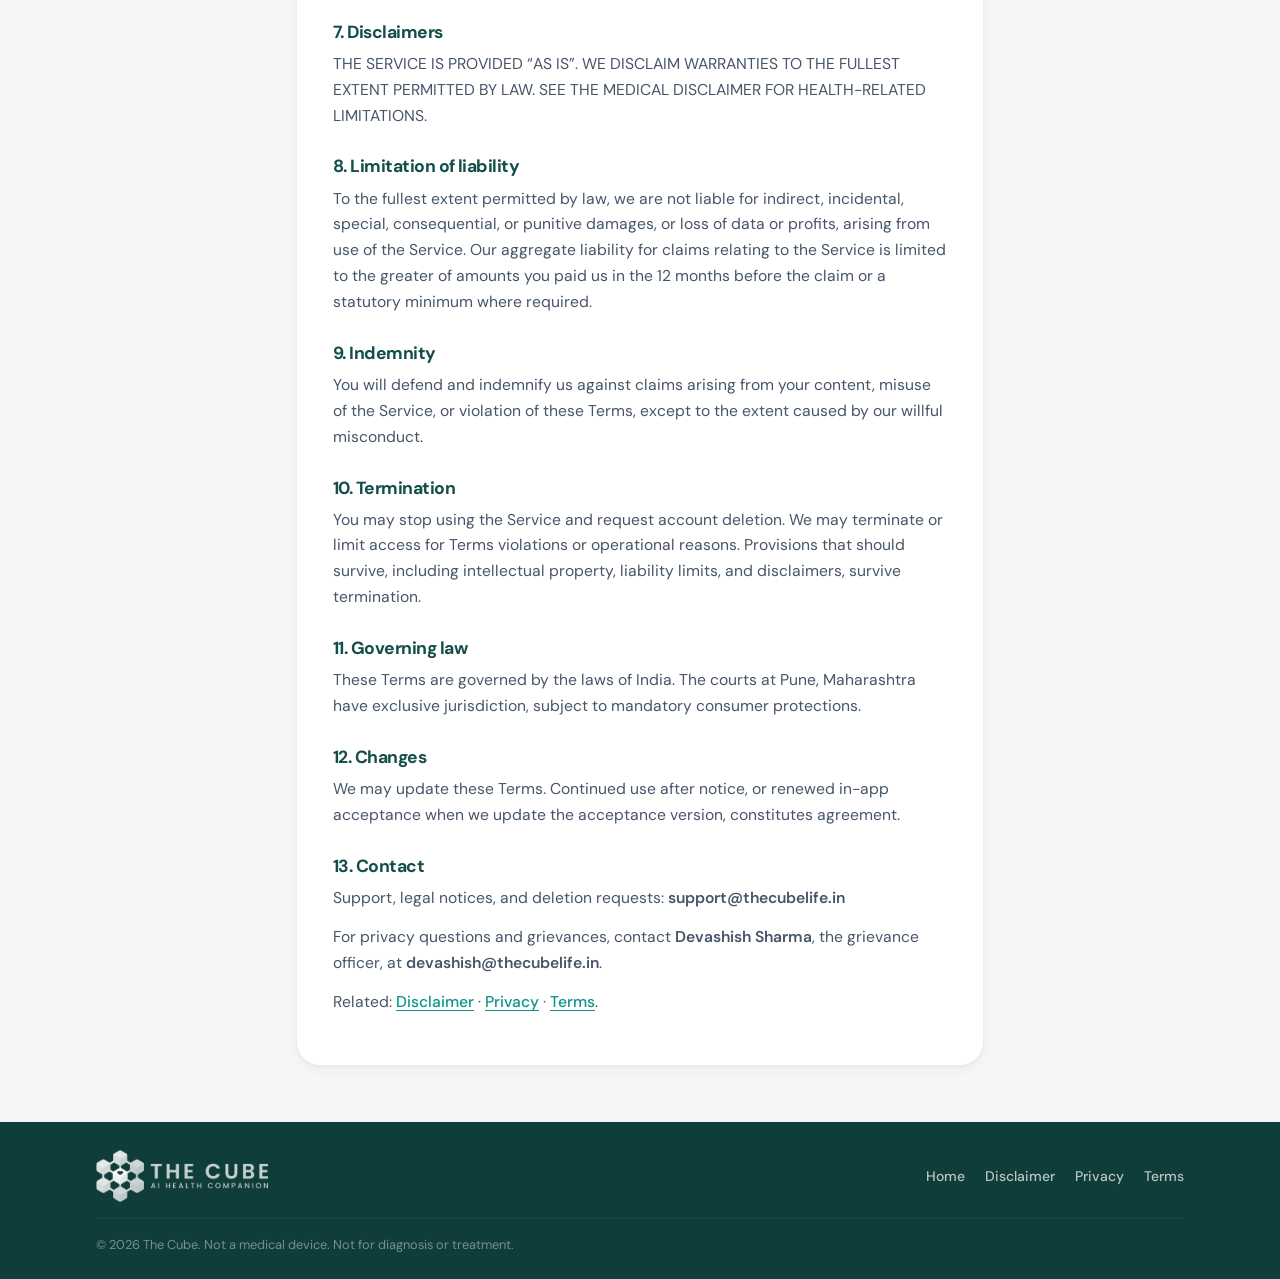
<file: terms.html>
<!DOCTYPE html>
<html lang="en">
<head>
  <meta charset="UTF-8" />
  <meta name="viewport" content="width=device-width, initial-scale=1.0" />
  <meta name="description" content="Terms of Use for The Cube, your AI Health Companion." />
  <meta name="theme-color" content="#0d9488" />
  <title>Terms of Use — The Cube</title>
  <link rel="preconnect" href="https://fonts.googleapis.com" />
  <link rel="preconnect" href="https://fonts.gstatic.com" crossorigin />
  <link href="https://fonts.googleapis.com/css2?family=DM+Sans:ital,opsz,wght@0,9..40,400;0,9..40,500;0,9..40,600;0,9..40,700;0,9..40,800;1,9..40,400&family=Instrument+Serif:ital@0;1&display=swap" rel="stylesheet" />
  <link rel="stylesheet" href="styles.css?v=20261013b" />
  <link rel="icon" href="/favicon.ico?v=20261013a" sizes="any" />
  <link rel="icon" type="image/png" sizes="32x32" href="assets/favicon-32.png?v=20261013a" />
  <link rel="icon" type="image/png" sizes="16x16" href="assets/favicon-16.png?v=20261013a" />
  <link rel="apple-touch-icon" sizes="180x180" href="assets/apple-touch-icon.png?v=20261013a" />
  <meta property="og:type" content="website" />
  <meta property="og:site_name" content="The Cube" />
  <meta property="og:title" content="Terms of Use — The Cube" />
  <meta property="og:description" content="Terms of Use for The Cube, your AI Health Companion." />
  <meta property="og:url" content="https://thecubelife.in/terms.html" />
  <meta property="og:image" content="https://thecubelife.in/assets/og-image.png?v=20261013a" />
  <meta property="og:image:width" content="1200" />
  <meta property="og:image:height" content="630" />
  <meta property="og:image:alt" content="The Cube — AI Health Companion logo" />
  <meta name="twitter:card" content="summary_large_image" />
  <meta name="twitter:title" content="Terms of Use — The Cube" />
  <meta name="twitter:description" content="Terms of Use for The Cube, your AI Health Companion." />
  <meta name="twitter:image" content="https://thecubelife.in/assets/og-image.png?v=20261013a" />
</head>
<body>
  <a class="skip-link" href="#main">Skip to content</a>
  <header class="site-header" id="top">
    <div class="container header-inner">
      <a class="brand" href="index.html" aria-label="The Cube home">
        <img src="assets/the-cube-horizontal.png?v=20261013a" alt="The Cube" width="477" height="144" class="brand-logo" />
      </a>
      <button class="nav-toggle" type="button" aria-expanded="false" aria-controls="site-nav" aria-label="Open menu">
        <span class="nav-toggle-bar"></span>
        <span class="nav-toggle-bar"></span>
      </button>
      <nav class="site-nav" id="site-nav" aria-label="Primary">
        <a href="index.html">Home</a>
        <a href="index.html#features">Features</a>
        <a href="index.html#how">How it works</a>
      </nav>
    </div>
  </header>
  <main id="main" class="legal-page">
    <div class="container narrow">
      <article class="legal-prose">
        <h1>Terms of Use</h1>
        <p class="legal-meta"><strong>Last updated:</strong> 3 October 2026</p>
        <p>By creating an account or using The Cube mobile application, the website at <strong>thecubelife.in</strong>, or related services (collectively, the “Service”), you agree to these Terms of Use, our Privacy Policy, and our Medical Disclaimer.</p>
        <h2>1. The Service</h2>
        <p>The Cube is a personal and family medical document vault and <strong>Your AI Health Companion</strong> for search, insights, reminders, emergency access, optional AI features, and subscriptions. It is <strong>not</strong> a medical device, clinic, pharmacy, or emergency service.</p>
        <h2>2. Eligibility &amp; accounts</h2>
        <ul>
<li>You must be old enough to form a binding contract in your jurisdiction and must not be under 13.</li>
<li>You are responsible for account credentials and for family profiles you add.</li>
<li>A parent or guardian may create and manage a child’s family profile and records where permitted by law and is responsible for having the required authority and consent.</li>
<li>Provide accurate information; do not impersonate others.</li>
</ul>
        <h2>3. Acceptable use</h2>
        <p>You agree not to:</p>
        <ul>
<li>Upload content you lack rights to store</li>
<li>Attempt unauthorized access, scrape, overload, or reverse engineer the Service beyond what applicable law permits</li>
<li>Use the Service to provide regulated clinical care to third parties as if you were a licensed provider</li>
<li>Abuse payment, AI, or sharing features</li>
</ul>
        <p>We may suspend accounts for abuse, fraud, or legal risk.</p>
        <h2>4. Your content</h2>
        <p>You retain rights to documents you upload. You grant us a limited license to host, process, display, and back up that content solely to operate the Service, including extraction, search indexing, and optional AI processing through servers.</p>
        <h2>5. Subscriptions &amp; billing</h2>
        <ul>
<li>Paid plans renew at the interval shown at checkout unless cancelled under applicable rules.</li>
<li>Prices include taxes where stated. Payments are processed by Cashfree, our only payment gateway; UPI and card details are collected by Cashfree, and the app never stores your card details.</li>
<li>Demo or mock checkout in non-production builds does not create a real charge.</li>
<li>Refunds follow the applicable processor, store, and local law.</li>
</ul>
        <h2>6. Intellectual property</h2>
        <p>The Cube name, <strong>Your AI Health Companion</strong> branding, software, and user interface are owned by us or our licensors. You may not copy or redistribute them except as allowed by an applicable open-source license.</p>
        <h2>7. Disclaimers</h2>
        <p>THE SERVICE IS PROVIDED “AS IS”. WE DISCLAIM WARRANTIES TO THE FULLEST EXTENT PERMITTED BY LAW. SEE THE MEDICAL DISCLAIMER FOR HEALTH-RELATED LIMITATIONS.</p>
        <h2>8. Limitation of liability</h2>
        <p>To the fullest extent permitted by law, we are not liable for indirect, incidental, special, consequential, or punitive damages, or loss of data or profits, arising from use of the Service. Our aggregate liability for claims relating to the Service is limited to the greater of amounts you paid us in the 12 months before the claim or a statutory minimum where required.</p>
        <h2>9. Indemnity</h2>
        <p>You will defend and indemnify us against claims arising from your content, misuse of the Service, or violation of these Terms, except to the extent caused by our willful misconduct.</p>
        <h2>10. Termination</h2>
        <p>You may stop using the Service and request account deletion. We may terminate or limit access for Terms violations or operational reasons. Provisions that should survive, including intellectual property, liability limits, and disclaimers, survive termination.</p>
        <h2>11. Governing law</h2>
        <p>These Terms are governed by the laws of India. The courts at Pune, Maharashtra have exclusive jurisdiction, subject to mandatory consumer protections.</p>
        <h2>12. Changes</h2>
        <p>We may update these Terms. Continued use after notice, or renewed in-app acceptance when we update the acceptance version, constitutes agreement.</p>
        <h2>13. Contact</h2>
        <p>Support, legal notices, and deletion requests: <strong>support@thecubelife.in</strong></p>
        <!-- REGISTERED / PHYSICAL ADDRESS: pending from Dev. Add here once provided. Do not invent. -->
        <p>For privacy questions and grievances, contact <strong>Devashish Sharma</strong>, the grievance officer, at <strong>devashish@thecubelife.in</strong>.</p>
        <p>Related: <a href="disclaimer.html">Disclaimer</a> · <a href="privacy.html">Privacy</a> · <a href="terms.html">Terms</a>.</p>
      </article>
    </div>
  </main>
  <footer class="site-footer">
    <div class="container footer-inner">
      <div class="footer-brand">
        <img src="assets/the-cube-horizontal-tagline-white.png?v=20261013b" alt="The Cube — AI Health Companion" width="424" height="128" class="footer-logo" />
      </div>
      <nav class="footer-nav" aria-label="Footer">
        <a href="index.html">Home</a>
        <a href="disclaimer.html">Disclaimer</a>
        <a href="privacy.html">Privacy</a>
        <a href="terms.html" aria-current="page">Terms</a>
      </nav>
      <p class="footer-legal">© <span id="year"></span> The Cube. Not a medical device. Not for diagnosis or treatment.</p>
    </div>
  </footer>
  <script src="script.js"></script>
</body>
</html>
</file>
<file: styles.css>
/* The Cube — AI Health Companion marketing site
   Premium health SaaS: teal accents ~#0d9488, light grey surfaces. */

:root {
  --primary: #0d9488;
  --primary-deep: #0f766e;
  --primary-mid: #14b8a6;
  --accent: #54B85B;
  --accent-soft: #5dd879;
  --app-bg: #f8fafc;
  --app-fg: #0f172a;
  --app-muted: #64748b;
  --app-border: #e2e8f0;
  --app-card: #ffffff;
  --teal-900: #134e4a;
  --teal-800: #0f766e;
  --teal-700: #0d9488;
  --teal-600: #14b8a6;
  --teal-500: #2dd4bf;
  --emerald-500: #54B85B;
  --emerald-400: #5dd879;
  --ink: #0f172a;
  --ink-soft: #475569;
  --muted: #64748b;
  --line: rgba(15, 23, 42, 0.08);
  --line-strong: rgba(15, 23, 42, 0.14);
  --surface: #ffffff;
  --surface-soft: #f1f5f9;
  --surface-warm: #e2e8f0;
  --bg: #f4f6f8;
  --bg-deep: #134e4a;
  --shadow-sm: 0 1px 2px rgba(13, 148, 136, 0.04), 0 4px 12px rgba(15, 23, 42, 0.04);
  --shadow-md: 0 8px 30px rgba(13, 148, 136, 0.08), 0 2px 8px rgba(15, 23, 42, 0.04);
  --shadow-lg: 0 30px 60px rgba(15, 23, 42, 0.18), 0 8px 20px rgba(15, 23, 42, 0.06);
  --radius: 1rem;
  --radius-lg: 1.5rem;
  --radius-xl: 2rem;
  --font: "DM Sans", system-ui, -apple-system, sans-serif;
  --serif: "Instrument Serif", Georgia, serif;
  --ease: cubic-bezier(0.22, 1, 0.36, 1);
  --header-h: 6.25rem;
  --brand-logo-size: 72px;
  --max: 1120px;
  --narrow: 720px;
}

*,
*::before,
*::after {
  box-sizing: border-box;
}

html {
  width: 100%;
  height: 100%;
  scroll-behavior: smooth;
  -webkit-text-size-adjust: 100%;
}

@media (prefers-reduced-motion: reduce) {
  html { scroll-behavior: auto; }
  *, *::before, *::after {
    animation-duration: 0.01ms !important;
    animation-iteration-count: 1 !important;
    transition-duration: 0.01ms !important;
  }
  .hero-copy > *,
  .hero-visual,
  .hero-pattern,
  .reveal {
    opacity: 1 !important;
    transform: none !important;
    filter: none !important;
  }
  .hero-floater {
    animation: none !important;
    opacity: 1 !important;
    transform: none !important;
  }

}

body {
  width: 100%;
  min-width: 0;
  height: 100%;
  min-height: 100%;
  margin: 0;
  font-family: var(--font);
  font-size: 1.0625rem;
  line-height: 1.6;
  color: var(--ink);
  background: var(--bg);
  overflow-x: clip;
  -webkit-font-smoothing: antialiased;
}

main,
.site-header,
.site-footer,
section {
  width: 100%;
  max-width: none;
}

img { max-width: 100%; height: auto; display: block; }
a { color: var(--teal-700); text-decoration-thickness: 1px; text-underline-offset: 0.2em; }
a:hover { color: var(--teal-900); }
strong { font-weight: 600; }

.skip-link {
  position: absolute;
  left: 1rem;
  top: -100px;
  z-index: 100;
  padding: 0.6rem 1rem;
  background: var(--teal-700);
  color: #fff;
  border-radius: 0.5rem;
  text-decoration: none;
}
.skip-link:focus { top: 1rem; }

.container {
  width: 100%;
  max-width: var(--max);
  margin-inline: auto;
  padding-inline: 1rem;
}
.container.narrow {
  max-width: var(--narrow);
}

/* Header */
.site-header {
  position: sticky;
  top: 0;
  z-index: 50;
  height: var(--header-h);
  background: rgba(244, 246, 248, 0.88);
  backdrop-filter: blur(16px) saturate(1.2);
  -webkit-backdrop-filter: blur(16px) saturate(1.2);
  border-bottom: 1px solid transparent;
  transition: border-color 0.3s var(--ease), box-shadow 0.3s var(--ease);
}
.site-header.is-scrolled {
  border-bottom-color: var(--line);
  box-shadow: 0 1px 0 rgba(255,255,255,0.6) inset, var(--shadow-sm);
}

.header-inner {
  display: flex;
  align-items: center;
  justify-content: space-between;
  height: var(--header-h);
  gap: 1rem;
}

.brand {
  display: flex;
  align-items: center;
  gap: 0.85rem;
  text-decoration: none;
  color: inherit;
}
.brand-logo,
.footer-logo {
  width: var(--brand-logo-size);
  height: var(--brand-logo-size);
  object-fit: contain;
  flex-shrink: 0;
}
.brand-text,
.footer-brand-text {
  display: flex;
  flex-direction: column;
  justify-content: center;
  gap: 0.12rem;
  line-height: 1.05;
  width: max-content;
  max-width: 12.5rem;
}
.brand-name,
.footer-brand-name {
  display: block;
  width: 100%;
  margin: 0;
  padding: 0;
  white-space: nowrap;
  text-transform: uppercase;
  font-weight: 800;
  font-size: 1.05rem;
  letter-spacing: 0.06em;
  text-align: justify;
  text-align-last: justify;
}
.brand-name::after,
.footer-brand-name::after {
  content: "";
  display: inline-block;
  width: 100%;
}
.brand-sub,
.footer-brand-sub {
  display: block;
  white-space: nowrap;
  font-size: 0.625rem;
  font-weight: 500;
  letter-spacing: 0.045em;
}
.brand-sub {
  color: var(--muted);
}

.nav-toggle {
  display: flex;
  flex-direction: column;
  justify-content: center;
  gap: 6px;
  width: 44px;
  height: 44px;
  padding: 10px;
  border: none;
  background: transparent;
  cursor: pointer;
  border-radius: 0.75rem;
}
.nav-toggle:hover { background: var(--surface-warm); }
.nav-toggle-bar {
  display: block;
  height: 2px;
  width: 100%;
  background: var(--ink);
  border-radius: 2px;
  transition: transform 0.3s var(--ease), opacity 0.3s;
}
.nav-toggle[aria-expanded="true"] .nav-toggle-bar:first-child {
  transform: translateY(4px) rotate(45deg);
}
.nav-toggle[aria-expanded="true"] .nav-toggle-bar:last-child {
  transform: translateY(-4px) rotate(-45deg);
}

.site-nav {
  display: none;
  position: absolute;
  top: var(--header-h);
  left: 0;
  right: 0;
  flex-direction: column;
  gap: 0.25rem;
  padding: 1rem 1.25rem 1.5rem;
  background: rgba(255, 255, 255, 0.96);
  backdrop-filter: blur(20px);
  border-bottom: 1px solid var(--line);
  box-shadow: var(--shadow-md);
}
.site-nav.is-open { display: flex; }
.site-nav a {
  text-decoration: none;
  color: var(--ink-soft);
  font-weight: 500;
  font-size: 0.95rem;
  padding: 0.75rem 0.85rem;
  border-radius: 0.75rem;
}
.site-nav a:hover {
  background: var(--surface-soft);
  color: var(--teal-800);
}
.site-nav .nav-muted { color: var(--muted); }
.site-nav .nav-cta {
  margin-top: 0.5rem;
  text-align: center;
  color: #fff !important;
}
.site-nav .nav-cta:hover { background: var(--teal-800); color: #fff !important; }

@media (min-width: 900px) {
  .nav-toggle { display: none; }
  .site-nav {
    display: flex;
    position: static;
    flex-direction: row;
    align-items: center;
    gap: 0.15rem;
    padding: 0;
    background: transparent;
    border: none;
    box-shadow: none;
    backdrop-filter: none;
  }
  .site-nav a {
    padding: 0.45rem 0.7rem;
    font-size: 0.875rem;
  }
  .site-nav .nav-cta {
    margin-top: 0;
    margin-left: 0.5rem;
    padding: 0.5rem 1rem;
  }
}

/* Buttons */
.btn {
  display: inline-flex;
  align-items: center;
  justify-content: center;
  gap: 0.4rem;
  font-family: inherit;
  font-weight: 600;
  font-size: 0.9375rem;
  line-height: 1.2;
  text-decoration: none;
  border-radius: 999px;
  border: 1.5px solid transparent;
  padding: 0.7rem 1.35rem;
  cursor: pointer;
  transition: transform 0.2s var(--ease), background 0.2s, box-shadow 0.2s, border-color 0.2s, color 0.2s;
}
.btn:active { transform: scale(0.98); }
.btn-sm { padding: 0.5rem 1rem; font-size: 0.8125rem; }
.btn-lg { padding: 0.9rem 1.6rem; font-size: 1rem; }
.btn-primary {
  background: var(--primary);
  color: #fff !important;
  box-shadow: 0 4px 16px rgba(13, 148, 136, 0.28);
}
.btn-primary:hover {
  background: var(--primary-deep);
  box-shadow: 0 6px 22px rgba(13, 148, 136, 0.35);
  color: #fff !important;
}
.btn-ghost {
  background: #fff;
  color: var(--ink) !important;
  border-color: #cbd5e1;
}
.btn-ghost:hover {
  background: #fff;
  border-color: var(--primary);
  color: var(--primary-deep) !important;
}
.btn-ghost-light {
  background: transparent;
  color: #fff !important;
  border-color: rgba(255,255,255,0.35);
}
.btn-ghost-light:hover {
  background: rgba(255,255,255,0.1);
  border-color: rgba(255,255,255,0.55);
}

/* Typography */
.eyebrow {
  display: inline-block;
  margin: 0 0 0.45rem;
  font-size: 0.75rem;
  font-weight: 600;
  letter-spacing: 0.12em;
  text-transform: uppercase;
  color: var(--primary);
}
h1, h2, h3 {
  margin: 0 0 0.55rem;
  line-height: 1.15;
  letter-spacing: -0.03em;
  color: var(--ink);
}
h1 {
  font-size: clamp(2.15rem, 5vw, 3rem);
  font-weight: 700;
  letter-spacing: -0.03em;
  line-height: 1.1;
}
h1 em {
  font-family: var(--serif);
  font-style: italic;
  font-weight: 400;
  color: var(--primary);
}
h2 {
  font-size: clamp(1.65rem, 3.5vw, 2.35rem);
  font-weight: 700;
}
h3 {
  font-size: 1.125rem;
  font-weight: 600;
  letter-spacing: -0.02em;
}
.lead,
.section-lead {
  margin: 0 0 1rem;
  font-size: 1.05rem;
  color: var(--ink-soft);
  max-width: 42rem;
}
.section-lead {
  font-size: 1.05rem;
  max-width: none;
  width: 100%;
}

.section {
  padding: clamp(2.25rem, 5vw, 3.75rem) 0;
}
.section-alt {
  background: var(--surface-soft);
}
.section-head {
  max-width: none;
  width: 100%;
  margin-bottom: 1.35rem;
}
.section-head h2 {
  max-width: none;
}
.section-head .section-lead {
  max-width: none;
  width: 100%;
}

/* Hero — phone mock split layout */
.hero {
  position: relative;
  padding: clamp(1.75rem, 4vw, 3rem) 0 clamp(2rem, 4.5vw, 3.25rem);
  overflow: hidden;
  background:
    radial-gradient(ellipse 55% 70% at 88% 42%, rgba(13, 148, 136, 0.10), transparent 60%),
    radial-gradient(ellipse 40% 55% at 72% 78%, rgba(84, 184, 91, 0.06), transparent 55%),
    radial-gradient(ellipse 45% 50% at 8% 20%, rgba(13, 148, 136, 0.05), transparent 50%),
    var(--bg);
}
.hero-grid {
  position: relative;
  z-index: 1;
  display: grid;
  gap: 1.75rem;
  align-items: center;
}
.hero-copy {
  max-width: 36rem;
}
.hero-kicker {
  margin: 0 0 0.75rem;
  font-size: 0.8125rem;
  font-weight: 700;
  letter-spacing: 0.08em;
  text-transform: uppercase;
  color: var(--primary);
}
.hero .lead {
  max-width: 26rem;
  color: var(--ink-soft);
  font-size: 1.125rem;
  line-height: 1.45;
  margin-bottom: 1rem;
}
.hero-benefits {
  list-style: none;
  margin: 0 0 0.25rem;
  padding: 0;
  display: flex;
  flex-direction: column;
  gap: 0.45rem;
  max-width: 26rem;
}
.hero-benefits li {
  display: flex;
  align-items: flex-start;
  gap: 0.55rem;
  font-size: 0.9375rem;
  font-weight: 500;
  color: var(--ink-soft);
  line-height: 1.35;
}
.hero-benefits li::before {
  content: "";
  flex-shrink: 0;
  width: 0.45rem;
  height: 0.45rem;
  margin-top: 0.4rem;
  border-radius: 50%;
  background: var(--primary);
  box-shadow: 0 0 0 3px rgba(13, 148, 136, 0.15);
}
.hero-chips {
  display: flex;
  flex-wrap: wrap;
  gap: 0.45rem;
  margin: 0 0 0.85rem;
  max-width: 28rem;
}
.hero-chip {
  display: inline-flex;
  align-items: center;
  padding: 0.35rem 0.75rem;
  font-size: 0.75rem;
  font-weight: 600;
  letter-spacing: 0.01em;
  color: var(--teal-800);
  background: rgba(13, 148, 136, 0.08);
  border: 1px solid rgba(13, 148, 136, 0.16);
  border-radius: 999px;
  line-height: 1.2;
  white-space: nowrap;
}
.hero-grid > *,
.purpose-grid > *,
.feature-grid > *,
.steps > *,
.family-grid > * {
  min-width: 0;
}
@media (min-width: 960px) {
  .hero-grid {
    grid-template-columns: 1.05fr 0.95fr;
    gap: 2rem;
  }
}
.hero-actions {
  display: flex;
  flex-wrap: wrap;
  gap: 0.75rem;
  margin: 1rem 0 0.75rem;
}
.hero .btn {
  border-radius: 0.65rem;
}
.hero .btn-lg {
  padding: 0.8rem 1.35rem;
  font-size: 0.95rem;
}
.store-downloads {
  margin: 0;
}
.store-downloads-label {
  margin: 0 0 0.55rem;
  color: var(--muted);
  font-size: 0.75rem;
  font-weight: 600;
  letter-spacing: 0.04em;
  text-transform: uppercase;
}
.store-badges {
  display: flex;
  flex-wrap: wrap;
  gap: 0.65rem;
}
.store-pill {
  display: inline-flex;
  align-items: center;
  gap: 0.45rem;
  padding: 0.55rem 0.85rem;
  background: #111;
  color: #fff;
  border-radius: 0.5rem;
  font-size: 0.7rem;
  font-weight: 600;
  letter-spacing: 0.01em;
  opacity: 0.9;
  line-height: 1.2;
}
.store-pill-icon {
  width: 0.95rem;
  height: 0.95rem;
  flex-shrink: 0;
}
/* Legacy store-badge (CTA section) */
.store-badge {
  display: inline-flex;
  align-items: center;
  gap: 0.55rem;
  min-width: 10.8rem;
  min-height: 3.35rem;
  padding: 0.48rem 0.7rem;
  color: #fff !important;
  background: #111;
  border: 1px solid #333;
  border-radius: 0.65rem;
  box-shadow: 0 2px 5px rgba(0, 0, 0, 0.2);
  text-decoration: none;
  transition: transform 0.2s var(--ease), box-shadow 0.2s, background 0.2s;
}
.store-badge:hover,
.store-badge:focus-visible {
  color: #fff !important;
  background: #1f1f1f;
  box-shadow: 0 4px 10px rgba(0, 0, 0, 0.24);
  transform: translateY(-1px);
}
.store-badge:focus-visible {
  outline: 3px solid rgba(84, 184, 91, 0.55);
  outline-offset: 3px;
}
.store-badge-icon {
  width: 1.75rem;
  height: 1.75rem;
  flex: 0 0 auto;
}
.store-badge-play { width: 1.7rem; height: 1.7rem; }
.store-badge-copy {
  display: flex;
  flex-direction: column;
  align-items: flex-start;
  line-height: 1.05;
  white-space: nowrap;
}
.store-badge-copy small {
  font-size: 0.53rem;
  font-weight: 500;
  letter-spacing: 0.04em;
}
.store-badge-copy strong {
  font-size: 1.05rem;
  font-weight: 500;
  letter-spacing: -0.03em;
}
.store-badge-soon {
  align-self: flex-start;
  margin: -0.12rem -0.35rem 0 auto;
  padding: 0.18rem 0.35rem;
  border: 1px solid rgba(255,255,255,0.25);
  border-radius: 0.3rem;
  color: #d8f5dd;
  font-size: 0.55rem;
  font-weight: 700;
  letter-spacing: 0.03em;
  line-height: 1;
  text-transform: uppercase;
  white-space: nowrap;
}

/* Phone mock — Insights screen (matches Flutter Insights) */
.hero-visual {
  position: relative;
  display: flex;
  justify-content: center;
  align-items: center;
  min-height: 0;
  padding: 0.75rem 0;
}
.hero-blob {
  position: absolute;
  border-radius: 50%;
  filter: blur(40px);
  pointer-events: none;
  z-index: 0;
}
.hero-blob-a {
  width: min(320px, 85%);
  height: min(320px, 85%);
  background: rgba(13, 148, 136, 0.18);
  top: 8%;
  right: 5%;
}
.hero-blob-b {
  width: min(220px, 60%);
  height: min(220px, 60%);
  background: rgba(84, 184, 91, 0.12);
  bottom: 10%;
  left: 8%;
}
.hero-blob-c {
  width: min(160px, 45%);
  height: min(160px, 45%);
  background: rgba(148, 163, 184, 0.22);
  top: 42%;
  left: 18%;
}

/* Soft floating theme objects around the phone mock */
.hero-floaters {
  position: absolute;
  inset: 0;
  z-index: 5;
  pointer-events: none;
  overflow: visible;
}
.hero-floater {
  position: absolute;
  display: inline-flex;
  align-items: center;
  gap: 0.45rem;
  padding: 0.45rem 0.9rem 0.45rem 0.55rem;
  font-size: 0.8rem;
  font-weight: 600;
  letter-spacing: 0.01em;
  line-height: 1.2;
  white-space: nowrap;
  color: var(--teal-800);
  background: rgba(13, 148, 136, 0.12);
  border: 1px solid rgba(13, 148, 136, 0.22);
  border-radius: 999px;
  box-shadow: 0 8px 20px rgba(15, 23, 42, 0.08);
  opacity: 1 !important;
  will-change: transform;
  pointer-events: none;
}
.hero-floater-icon {
  display: inline-flex;
  align-items: center;
  justify-content: center;
  width: 1.65rem;
  height: 1.65rem;
  border-radius: 50%;
  background: #0d9488;
  color: #fff;
  flex-shrink: 0;
}
.hero-floater-icon svg {
  width: 0.95rem;
  height: 0.95rem;
}
.hero-floater-icon-rupee {
  font-size: 0.85rem;
  font-weight: 700;
  line-height: 1;
}
.hero-floater-label {
  font-size: 0.8rem;
  font-weight: 600;
  color: var(--teal-800);
  white-space: nowrap;
  line-height: 1.2;
}

/* Orbit the phone mock (positions are inside .hero-visual) */
.hero-floater-ai {
  top: 10%;
  left: 0;
  animation: hero-float-a 9s ease-in-out infinite;
}
.hero-floater-record {
  top: 18%;
  right: 0;
  left: auto;
  animation: hero-float-b 10s ease-in-out infinite;
  animation-delay: -2.5s;
}
.hero-floater-insights {
  bottom: 18%;
  top: auto;
  left: 0;
  animation: hero-float-c 11s ease-in-out infinite;
  animation-delay: -4s;
}
.hero-floater-expense {
  bottom: 10%;
  top: auto;
  right: 0;
  left: auto;
  animation: hero-float-d 9.5s ease-in-out infinite;
  animation-delay: -1.5s;
}

@keyframes hero-float-a {
  0% { transform: translate3d(0, 0, 0); }
  25% { transform: translate3d(20px, -28px, 0); }
  50% { transform: translate3d(36px, 8px, 0); }
  75% { transform: translate3d(8px, 24px, 0); }
  100% { transform: translate3d(0, 0, 0); }
}
@keyframes hero-float-b {
  0% { transform: translate3d(0, 0, 0); }
  25% { transform: translate3d(-24px, 16px, 0); }
  50% { transform: translate3d(-36px, -20px, 0); }
  75% { transform: translate3d(10px, -28px, 0); }
  100% { transform: translate3d(0, 0, 0); }
}
@keyframes hero-float-c {
  0% { transform: translate3d(0, 0, 0); }
  25% { transform: translate3d(26px, 18px, 0); }
  50% { transform: translate3d(-14px, 28px, 0); }
  75% { transform: translate3d(-28px, -6px, 0); }
  100% { transform: translate3d(0, 0, 0); }
}
@keyframes hero-float-d {
  0% { transform: translate3d(0, 0, 0); }
  25% { transform: translate3d(18px, -22px, 0); }
  50% { transform: translate3d(-22px, -30px, 0); }
  75% { transform: translate3d(14px, 12px, 0); }
  100% { transform: translate3d(0, 0, 0); }
}

@media (max-width: 959px) {
  .hero-visual { overflow: visible; }
  .hero-floater-ai { top: 6%; left: 0; }
  .hero-floater-record { top: 14%; left: auto; right: 0; }
  .hero-floater-insights { top: auto; bottom: 22%; left: 0; }
  .hero-floater-expense { top: auto; bottom: 12%; left: auto; right: 0; }
}

@media (max-width: 480px) {
  .hero-floater-label { display: none; }
  .hero-floater {
    padding: 0.45rem;
    border-radius: 50%;
  }
}


.phone-frame {
  position: relative;
  z-index: 2;
  width: min(100%, 272px);
  background: #111;
  border-radius: 2.25rem;
  padding: 0.75rem;
  box-shadow: 0 30px 60px rgba(15, 23, 42, 0.25);
}
.phone-screen {
  background: #e8e7e4;
  border-radius: 1.75rem;
  padding: 0.85rem 0.7rem 0;
  min-height: 520px;
  display: flex;
  flex-direction: column;
  gap: 0.45rem;
  overflow: hidden;
  font-family: var(--font);
  line-height: 1.3;
}
.mock-insights {
  font-size: 0.7rem;
  color: var(--app-fg);
  font-family: var(--font);
  -webkit-font-smoothing: antialiased;
  -moz-osx-font-smoothing: grayscale;
}
.mock-appbar {
  display: flex;
  align-items: center;
  justify-content: space-between;
  padding: 0.15rem 0.1rem 0.25rem;
}
.mock-appbar-title {
  font-family: var(--font);
  font-size: 1.05rem;
  font-weight: 700;
  letter-spacing: -0.02em;
  color: var(--app-fg);
  line-height: 1.2;
}
.mock-appbar-actions {
  display: flex;
  gap: 0.35rem;
}
.mock-icon-dot {
  width: 0.55rem;
  height: 0.55rem;
  border-radius: 50%;
  border: 1.5px solid var(--app-muted);
  opacity: 0.7;
}
.mock-chips {
  display: flex;
  gap: 0.35rem;
  overflow: hidden;
}
.mock-chip {
  flex: 0 0 auto;
  padding: 0.28rem 0.65rem;
  border-radius: 999px;
  border: 1px solid var(--app-border);
  background: var(--app-card);
  font-family: var(--font);
  font-size: 0.62rem;
  font-weight: 600;
  color: var(--app-fg);
  line-height: 1.2;
}
.mock-chip.on {
  background: #0d9488;
  border-color: #0d9488;
  color: #fff;
}
.mock-quicklinks {
  display: grid;
  grid-template-columns: minmax(0, 1fr) minmax(0, 1fr);
  gap: 0.4rem;
  align-items: stretch;
}
.mock-ql {
  display: flex;
  align-items: flex-start;
  gap: 0.35rem;
  background: var(--app-card);
  border: 1px solid var(--app-border);
  border-radius: 0.7rem;
  padding: 0.5rem 0.45rem;
  min-width: 0;
  height: 100%;
  box-sizing: border-box;
}
.mock-ql-text {
  min-width: 0;
  flex: 1 1 auto;
  overflow: hidden;
}
.mock-ql b {
  display: block;
  font-family: var(--font);
  font-size: 0.56rem;
  font-weight: 700;
  color: var(--app-fg);
  line-height: 1.25;
  white-space: nowrap;
  overflow: hidden;
  text-overflow: ellipsis;
}
.mock-ql-text > span {
  display: block;
  font-family: var(--font);
  font-size: 0.48rem;
  font-weight: 500;
  color: var(--app-muted);
  line-height: 1.3;
  white-space: nowrap;
  overflow: hidden;
  text-overflow: ellipsis;
  margin-top: 0.1rem;
}
.mock-ql-icon {
  flex: 0 0 auto;
  width: 1.1rem;
  height: 1.1rem;
  border-radius: 0.3rem;
  margin-top: 0.05rem;
}
.mock-ql-teal { background: rgba(13, 148, 136, 0.15); }
.mock-ql-red { background: rgba(192, 57, 43, 0.12); }
.mock-card {
  background: var(--app-card);
  border: 1px solid var(--app-border);
  border-radius: 0.85rem;
  padding: 0.55rem 0.6rem 0.6rem;
}
.mock-card-head {
  display: flex;
  align-items: center;
  gap: 0.35rem;
  font-family: var(--font);
  font-size: 0.7rem;
  font-weight: 700;
  color: var(--app-fg);
  margin-bottom: 0.45rem;
}
.mock-card-icon {
  width: 0.7rem;
  height: 0.7rem;
  border-radius: 0.15rem;
  background: rgba(13, 148, 136, 0.35);
  flex: 0 0 auto;
}
.mock-card-icon-chart {
  background: linear-gradient(135deg, rgba(13, 148, 136, 0.55), rgba(84, 184, 91, 0.55));
  clip-path: polygon(0 70%, 35% 40%, 60% 55%, 100% 15%, 100% 100%, 0 100%);
  border-radius: 0;
}
.mock-count {
  margin-left: auto;
  font-size: 0.55rem;
  font-weight: 600;
  color: var(--app-muted);
  background: #f1f5f9;
  border-radius: 999px;
  padding: 0.1rem 0.4rem;
  font-family: var(--font);
}
.mock-score-body {
  display: flex;
  align-items: center;
  gap: 0.65rem;
}
.mock-score-ring {
  width: 3.4rem;
  height: 3.4rem;
  border-radius: 50%;
  border: 3px solid rgba(13, 148, 136, 0.3);
  border-top-color: #0d9488;
  border-right-color: #0d9488;
  display: flex;
  flex-direction: column;
  align-items: center;
  justify-content: center;
  flex: 0 0 auto;
  line-height: 1.05;
}
.mock-score-ring b {
  font-family: var(--font);
  font-size: 0.95rem;
  font-weight: 700;
  color: #0d9488;
  font-variant-numeric: tabular-nums;
}
.mock-score-ring span {
  font-family: var(--font);
  font-size: 0.48rem;
  font-weight: 500;
  color: var(--app-muted);
}
.mock-score-factors {
  list-style: none;
  margin: 0;
  padding: 0;
  flex: 1;
  min-width: 0;
}
.mock-score-factors li {
  display: flex;
  justify-content: space-between;
  gap: 0.35rem;
  font-family: var(--font);
  font-size: 0.58rem;
  padding: 0.12rem 0;
  color: var(--ink-soft);
}
.mock-score-factors em {
  font-style: normal;
  font-weight: 700;
  font-size: 0.55rem;
  font-family: var(--font);
}
.mock-score-factors em.ok { color: #0d9488; }
.mock-score-factors em.warn { color: #b45309; }
.mock-metric {
  background: rgba(232, 231, 228, 0.55);
  border: 1px solid var(--app-border);
  border-radius: 0.65rem;
  padding: 0.5rem 0.5rem 0.35rem;
}
.mock-metric-top {
  display: flex;
  justify-content: space-between;
  gap: 0.4rem;
  margin-bottom: 0.35rem;
}
.mock-metric-name {
  font-family: var(--font);
  font-size: 0.72rem;
  font-weight: 700;
  color: var(--app-fg);
  line-height: 1.2;
}
.mock-metric-meta {
  font-family: var(--font);
  font-size: 0.5rem;
  font-weight: 500;
  color: var(--app-muted);
  line-height: 1.3;
  margin-top: 0.15rem;
}
.mock-metric-right {
  text-align: right;
  flex: 0 0 auto;
}
.mock-metric-value {
  font-family: var(--font);
  font-size: 0.85rem;
  font-weight: 700;
  color: var(--app-fg);
  font-variant-numeric: tabular-nums;
  line-height: 1.15;
}
.mock-metric-value span {
  font-size: 0.55rem;
  font-weight: 600;
  color: var(--app-muted);
}
.mock-badge {
  display: inline-block;
  margin-top: 0.15rem;
  padding: 0.12rem 0.4rem;
  border-radius: 999px;
  font-family: var(--font);
  font-size: 0.48rem;
  font-weight: 700;
  line-height: 1.2;
  text-transform: lowercase;
}
.mock-badge.ok {
  background: #dcfce7;
  color: #0d9488;
}
.mock-chart {
  display: block;
  width: 100%;
  height: auto;
  margin-top: 0.15rem;
}
.mock-chart-line {
  stroke: #54B85B;
  stroke-width: 2.5;
  stroke-linejoin: round;
  stroke-linecap: round;
}
.mock-chart-dot {
  fill: #54B85B;
  stroke: #fff;
  stroke-width: 1.5;
}
.mock-chart-axis,
.mock-chart-label {
  fill: #64748b;
  font-size: 8px;
  font-family: var(--font);
  font-weight: 500;
}
 .mock-tabs {
  margin-top: auto;
  display: grid;
  grid-template-columns: repeat(4, 1fr);
  gap: 0;
  padding: 0.7rem 0.5rem 0.85rem;
  font-family: var(--font);
  font-size: 0.62rem;
  font-weight: 500;
  color: var(--app-muted);
  text-align: center;
  background: rgba(255, 255, 255, 0.55);
  border-top: 1px solid rgba(15, 23, 42, 0.06);
  margin-left: -0.7rem;
  margin-right: -0.7rem;
}
.mock-tabs span {
  display: block;
  padding: 0.15rem 0;
  font-family: var(--font);
}
.mock-tabs .on {
  color: var(--primary);
  font-weight: 700;
}

/* Purpose */
.purpose-grid {
  display: grid;
  gap: 0.85rem;
  margin-top: 1.25rem;
}
@media (min-width: 768px) {
  .purpose-grid { grid-template-columns: repeat(3, minmax(0, 1fr)); }
}
.purpose-card {
  background: var(--surface);
  border: 1px solid var(--line);
  border-radius: var(--radius-lg);
  padding: 1.15rem 1.15rem;
  box-shadow: var(--shadow-sm);
  transition: transform 0.25s var(--ease), box-shadow 0.25s;
}
.purpose-card:hover {
  transform: translateY(-3px);
  box-shadow: var(--shadow-md);
}
.purpose-card h3 {
  color: var(--teal-800);
  margin-bottom: 0.4rem;
}
.purpose-card p {
  margin: 0;
  font-size: 0.95rem;
  color: var(--ink-soft);
}

/* Features */
.feature-grid {
  display: grid;
  gap: 0.9rem;
}
@media (min-width: 640px) {
  .feature-grid { grid-template-columns: repeat(2, 1fr); }
}
@media (min-width: 1000px) {
  .feature-grid { grid-template-columns: repeat(3, 1fr); }
}
.feature-card {
  background: var(--surface);
  border: 1px solid var(--line);
  border-radius: var(--radius-lg);
  padding: 1.2rem 1.15rem;
  box-shadow: var(--shadow-sm);
  transition: border-color 0.25s, box-shadow 0.25s, transform 0.25s var(--ease);
}
.feature-card:hover {
  border-color: rgba(13, 148, 136, 0.25);
  box-shadow: var(--shadow-md);
  transform: translateY(-2px);
}
.feature-icon {
  width: 2.5rem;
  height: 2.5rem;
  display: grid;
  place-items: center;
  border-radius: 0.75rem;
  background: linear-gradient(145deg, rgba(13, 148, 136, 0.14), rgba(84, 184, 91, 0.1));
  color: var(--primary);
  margin-bottom: 0.7rem;
}
.feature-icon svg { width: 1.35rem; height: 1.35rem; }
.feature-card p {
  margin: 0;
  font-size: 0.925rem;
  color: var(--ink-soft);
}

/* How it works — HTML flow + steps */
.how-intro {
  display: flex;
  flex-direction: column;
  gap: 1.25rem;
  margin-bottom: 1.35rem;
}
.how-head {
  margin-bottom: 0;
}
.how-flow {
  margin: 0;
  width: 100%;
  padding: 1.25rem 1.15rem 1.35rem;
  border-radius: var(--radius-lg);
  border: 1px solid var(--line);
  background:
    radial-gradient(ellipse 80% 60% at 10% 0%, rgba(13, 148, 136, 0.06), transparent 55%),
    radial-gradient(ellipse 70% 50% at 90% 100%, rgba(84, 184, 91, 0.05), transparent 50%),
    var(--surface-soft);
  box-shadow: var(--shadow-sm);
}
.how-flow-brand {
  display: flex;
  align-items: center;
  justify-content: flex-start;
  gap: 0.7rem;
  margin-bottom: 1.15rem;
}
.how-flow-logo {
  width: 3.5rem;
  height: 3.5rem;
  object-fit: contain;
  flex-shrink: 0;
}
.how-flow-steps {
  list-style: none;
  margin: 0;
  padding: 0;
  display: flex;
  flex-wrap: wrap;
  align-items: stretch;
  justify-content: center;
  gap: 0.55rem 0.35rem;
}
.how-flow-card {
  flex: 1 1 140px;
  min-width: 132px;
  max-width: 190px;
  display: flex;
  flex-direction: column;
  gap: 0.55rem;
  padding: 0.95rem 0.85rem 1rem;
  background: var(--surface);
  border: 1px solid var(--line);
  border-radius: calc(var(--radius) + 0.15rem);
  box-shadow: var(--shadow-sm);
  position: relative;
}
.how-flow-title {
  margin: 0;
  padding-left: 0;
  font-size: 0.95rem;
  font-weight: 700;
  letter-spacing: -0.01em;
  color: var(--ink);
  line-height: 1.25;
  min-height: 2.4em;
  display: flex;
  align-items: center;
}
.how-flow-body {
  display: flex;
  flex-direction: column;
  gap: 0.45rem;
  flex: 1;
}
.how-flow-pills {
  display: flex;
  flex-direction: column;
  gap: 0.4rem;
}
.how-flow-pill {
  display: inline-flex;
  align-items: center;
  gap: 0.4rem;
  padding: 0.4rem 0.55rem;
  border-radius: 999px;
  border: 1px solid var(--line-strong);
  background: var(--surface-soft);
  color: var(--ink-soft);
  font-size: 0.72rem;
  font-weight: 600;
  line-height: 1.2;
}
.how-flow-pill svg {
  flex-shrink: 0;
  color: var(--ink);
}
.how-flow-field {
  padding: 0.45rem 0.6rem;
  border-radius: 0.55rem;
  border: 1px solid var(--line-strong);
  background: #fff;
  color: var(--muted);
  font-size: 0.75rem;
  font-weight: 500;
}
.how-flow-btn {
  padding: 0.48rem 0.65rem;
  border-radius: 0.55rem;
  background: var(--primary);
  color: #fff;
  font-size: 0.72rem;
  font-weight: 700;
  text-align: center;
  letter-spacing: 0.01em;
}
.how-flow-bullets {
  list-style: none;
  margin: 0;
  padding: 0.55rem 0.6rem;
  border: 1px solid var(--line);
  border-radius: 0.65rem;
  background: #fff;
  display: flex;
  flex-direction: column;
  gap: 0.3rem;
}
.how-flow-bullets li {
  position: relative;
  padding-left: 0.85rem;
  font-size: 0.7rem;
  font-weight: 500;
  color: var(--ink-soft);
  line-height: 1.3;
}
.how-flow-bullets li::before {
  content: "";
  position: absolute;
  left: 0;
  top: 0.4em;
  width: 0.4rem;
  height: 0.4rem;
  border-radius: 50%;
  background: var(--accent);
}
.how-flow-avatars {
  display: flex;
  align-items: center;
  gap: 0;
}
.how-flow-avatar {
  width: 2rem;
  height: 2rem;
  border-radius: 999px;
  display: inline-flex;
  align-items: center;
  justify-content: center;
  font-size: 0.7rem;
  font-weight: 700;
  color: #fff;
  border: 2px solid #fff;
  box-shadow: 0 1px 3px rgba(15, 23, 42, 0.12);
  margin-left: -0.35rem;
}
.how-flow-avatar:first-child { margin-left: 0; }
.how-flow-avatar-a { background: var(--primary); }
.how-flow-avatar-b { background: var(--accent); }
.how-flow-avatar-c { background: #64748b; }
.how-flow-avatar-add {
  background: var(--surface-soft);
  color: var(--primary);
  border-color: var(--line-strong);
  font-size: 1rem;
  font-weight: 600;
}
.how-flow-note {
  margin: 0.15rem 0 0;
  font-size: 0.7rem;
  color: var(--muted);
  line-height: 1.35;
}
.how-flow-actions {
  list-style: none;
  margin: 0;
  padding: 0.45rem 0.5rem;
  border: 1px solid var(--line);
  border-radius: 0.65rem;
  background: #fff;
  display: flex;
  flex-direction: column;
  gap: 0.35rem;
}
.how-flow-actions li {
  display: flex;
  align-items: center;
  gap: 0.4rem;
  font-size: 0.7rem;
  font-weight: 600;
  color: var(--ink-soft);
  line-height: 1.25;
}
.how-flow-action-icon {
  width: 1.35rem;
  height: 1.35rem;
  border-radius: 0.4rem;
  display: inline-flex;
  align-items: center;
  justify-content: center;
  background: rgba(13, 148, 136, 0.12);
  color: var(--primary);
  flex-shrink: 0;
}
.how-flow-arrow {
  display: none;
  align-items: center;
  justify-content: center;
  color: var(--primary);
  flex: 0 0 auto;
  align-self: center;
  opacity: 0.85;
}
@media (min-width: 900px) {
  .how-flow {
    padding: 1.4rem 1.35rem 1.5rem;
  }
  .how-flow-steps {
    flex-wrap: nowrap;
    gap: 0.25rem;
  }
  .how-flow-card {
    flex: 1 1 0;
    min-width: 0;
    max-width: none;
  }
  .how-flow-arrow {
    display: flex;
    width: 1.35rem;
  }
  .how-flow-title {
    font-size: 0.92rem;
    min-height: 2.5em;
  }
}
@media (max-width: 639px) {
  .how-flow-card {
    flex: 1 1 calc(50% - 0.4rem);
    max-width: none;
  }
  .how-flow-title {
    min-height: 0;
    padding-left: 1.4rem;
  }
}

/* Steps */
.steps {
  list-style: none;
  margin: 0;
  padding: 0;
  display: grid;
  gap: 0.85rem;
  counter-reset: none;
}
@media (min-width: 640px) {
  .steps { grid-template-columns: repeat(2, 1fr); gap: 0.9rem; }
}
@media (min-width: 900px) {
  .steps { grid-template-columns: repeat(3, 1fr); }
}
@media (min-width: 1100px) {
  .steps { grid-template-columns: repeat(5, 1fr); gap: 0.85rem; }
}
.step {
  display: flex;
  flex-direction: column;
  gap: 0.65rem;
  padding: 1.15rem 1.05rem;
  background: var(--surface);
  border-radius: var(--radius-lg);
  border: 1px solid var(--line);
  box-shadow: var(--shadow-sm);
  position: relative;
  overflow: hidden;
}
.step::after {
  content: "";
  position: absolute;
  top: 0;
  left: 0;
  right: 0;
  height: 3px;
  background: linear-gradient(90deg, var(--primary), var(--accent));
  opacity: 0.85;
}
.step-num {
  font-family: var(--serif);
  font-size: 1.65rem;
  color: var(--primary);
  line-height: 1;
  opacity: 0.9;
}
.step h3 {
  margin-bottom: 0.25rem;
  font-size: 1.05rem;
}
.step p {
  margin: 0;
  font-size: 0.875rem;
  color: var(--ink-soft);
  line-height: 1.45;
}

/* Family */
.family-grid {
  display: grid;
  gap: 1.5rem;
  align-items: center;
}
@media (min-width: 860px) {
  .family-grid { grid-template-columns: 1.15fr 0.85fr; gap: 2rem; }
}
.check-list {
  list-style: none;
  margin: 1rem 0 0;
  padding: 0;
  display: flex;
  flex-direction: column;
  gap: 0.55rem;
}
.check-list li {
  display: flex;
  gap: 0.65rem;
  align-items: flex-start;
  font-weight: 500;
  color: var(--ink-soft);
  font-size: 0.975rem;
}
.check-list li::before {
  content: "";
  flex-shrink: 0;
  width: 1.25rem;
  height: 1.25rem;
  margin-top: 0.1rem;
  border-radius: 50%;
  background:
    linear-gradient(135deg, var(--primary), var(--accent))
    center / cover no-repeat;
  box-shadow: inset 0 0 0 3px #fff;
  outline: 1.5px solid rgba(13, 148, 136, 0.25);
}
.family-panel {
  background: linear-gradient(155deg, var(--primary), var(--bg-deep) 55%, #0f3d3a);
  color: #e8f4f3;
  border-radius: var(--radius-xl);
  padding: 1.5rem 1.35rem;
  box-shadow: var(--shadow-lg);
}
.family-panel blockquote {
  margin: 0 0 1.1rem;
  padding: 0;
  border: none;
}
.family-panel blockquote p {
  font-family: var(--serif);
  font-size: clamp(1.25rem, 2.5vw, 1.5rem);
  font-style: italic;
  line-height: 1.35;
  margin: 0 0 1rem;
  color: #fff;
}
.family-panel footer {
  font-size: 0.8rem;
  font-weight: 500;
  opacity: 0.7;
  font-style: normal;
  font-family: var(--font);
}
.pill-row {
  display: flex;
  flex-wrap: wrap;
  gap: 0.5rem;
}
.pill {
  font-size: 0.75rem;
  font-weight: 600;
  padding: 0.4rem 0.85rem;
  border-radius: 999px;
  background: rgba(255,255,255,0.1);
  border: 1px solid rgba(255,255,255,0.15);
  color: #dff5f2;
}

/* Disclaimer */
.disclaimer-section {
  padding-top: clamp(1.75rem, 4vw, 2.75rem);
  padding-bottom: clamp(1.75rem, 4vw, 2.75rem);
}
.disclaimer-card {
  background: #fff;
  border: 1px solid rgba(13, 148, 136, 0.18);
  border-left: 4px solid var(--primary);
  border-radius: var(--radius-lg);
  padding: 1.35rem 1.35rem;
  box-shadow: var(--shadow-sm);
}
.disclaimer-card h2 { margin-bottom: 1rem; }
.disclaimer-card p {
  margin: 0 0 1rem;
  color: var(--ink-soft);
  font-size: 0.975rem;
}
.disclaimer-note {
  margin-bottom: 0 !important;
  font-size: 0.875rem !important;
  color: var(--muted) !important;
}

/* CTA */
.cta-section {
  background:
    radial-gradient(ellipse 60% 80% at 10% 100%, rgba(84, 184, 91, 0.15), transparent 50%),
    radial-gradient(ellipse 50% 70% at 90% 0%, rgba(13, 148, 136, 0.22), transparent 50%),
    linear-gradient(165deg, var(--primary), var(--bg-deep));
  color: #eef7f6;
  text-align: center;
  padding: clamp(2.5rem, 6vw, 4rem) 0;
}
.cta-inner { max-width: 560px; }
.cta-logo {
  margin: 0 auto 0.9rem;
  width: 64px;
  height: 64px;
  filter: drop-shadow(0 4px 12px rgba(0,0,0,0.2));
}
.cta-section h2 {
  color: #fff;
  margin-bottom: 0.75rem;
}
.cta-section > .container > p,
.cta-inner > p {
  color: rgba(255,255,255,0.78);
  margin: 0 auto 1.15rem;
  max-width: 36em;
}
.cta-actions {
  justify-content: center;
  margin-bottom: 1.25rem;
}
.cta-downloads {
  margin-bottom: 1.25rem;
}
.cta-downloads .store-downloads-label {
  color: rgba(255,255,255,0.72);
}
.cta-downloads .store-badges {
  justify-content: center;
}

/* Footer */
.site-footer {
  background: #0f3d3a;
  color: rgba(255,255,255,0.65);
  padding: 1.75rem 0 1.5rem;
  font-size: 0.875rem;
}
.footer-inner {
  display: flex;
  flex-direction: column;
  gap: 1.1rem;
}
.footer-brand {
  display: flex;
  align-items: center;
  gap: 0.85rem;
}
.footer-logo {
  opacity: 0.95;
  filter: brightness(1.05);
}
.footer-brand-name {
  color: #fff;
}
.footer-brand-sub {
  color: rgba(255, 255, 255, 0.72);
}
.footer-nav {
  display: flex;
  flex-wrap: wrap;
  gap: 0.35rem 1.25rem;
}
.footer-nav a {
  color: rgba(255,255,255,0.7);
  text-decoration: none;
  font-weight: 500;
}
.footer-nav a:hover { color: #fff; }
.footer-legal {
  margin: 0;
  padding-top: 1rem;
  border-top: 1px solid rgba(255,255,255,0.08);
  font-size: 0.8rem;
  opacity: 0.65;
}

@media (min-width: 700px) {
  .footer-inner {
    display: grid;
    grid-template-columns: 1fr auto;
    grid-template-rows: auto auto;
    gap: 1rem 2rem;
    align-items: center;
  }
  .footer-nav { justify-content: flex-end; }
  .footer-legal {
    grid-column: 1 / -1;
  }
}

/* Demos / See The Cube */
.demo-card {
  width: 100%;
  margin: 0 0 1rem;
  background: var(--surface);
  border: 1px solid var(--line);
  border-radius: var(--radius-lg);
  overflow: hidden;
  box-shadow: var(--shadow-sm);
  transition: box-shadow 0.25s, transform 0.25s var(--ease);
}
.demo-card:last-child { margin-bottom: 0; }
.demo-card:hover {
  box-shadow: var(--shadow-md);
  transform: translateY(-2px);
}
.demo-featured {
  box-shadow: var(--shadow-md);
  border-color: rgba(13, 148, 136, 0.18);
}
.demo-player {
  background: #0a1416;
  aspect-ratio: 16 / 9;
}
.demo-player video {
  display: block;
  width: 100%;
  height: 100%;
  object-fit: contain;
  background: #0a1416;
}
.demo-card figcaption {
  padding: 0.95rem 1.15rem 1.1rem;
}
.demo-featured figcaption {
  padding: 1.05rem 1.2rem 1.2rem;
}
.demo-card figcaption h3 {
  margin-bottom: 0.4rem;
  font-size: 1.1rem;
}
.demo-featured figcaption h3 {
  font-size: 1.25rem;
}
.demo-card figcaption p {
  margin: 0;
  font-size: 0.95rem;
  color: var(--ink-soft);
  max-width: 40em;
}


/* —— Page-load & scroll-reveal patterns (calm healthcare SaaS) —— */

/* Soft geometric dot field in hero — fades in gently on load */
.hero-pattern {
  position: absolute;
  inset: 0;
  z-index: 0;
  pointer-events: none;
  opacity: 0;
  background-image: radial-gradient(circle, rgba(13, 148, 136, 0.11) 1px, transparent 1.5px);
  background-size: 22px 22px;
  background-position: 0 0;
  mask-image: radial-gradient(ellipse 70% 65% at 70% 40%, #000 20%, transparent 75%);
  -webkit-mask-image: radial-gradient(ellipse 70% 65% at 70% 40%, #000 20%, transparent 75%);
  transition: opacity 1.1s var(--ease);
}
body.is-loaded .hero-pattern {
  opacity: 1;
}

/* Hero entrance: soft fade + slide-up, staggered */
.hero-copy > * {
  opacity: 0;
  transform: translateY(18px);
  transition:
    opacity 0.7s var(--ease),
    transform 0.7s var(--ease);
}
.hero-visual {
  opacity: 0;
  transform: translateY(24px);
  transition:
    opacity 0.85s var(--ease),
    transform 0.85s var(--ease);
}
body.is-loaded .hero-copy > *:nth-child(1) { transition-delay: 0.05s; }
body.is-loaded .hero-copy > *:nth-child(2) { transition-delay: 0.12s; }
body.is-loaded .hero-copy > *:nth-child(3) { transition-delay: 0.18s; }
body.is-loaded .hero-copy > *:nth-child(4) { transition-delay: 0.24s; }
body.is-loaded .hero-copy > *:nth-child(5) { transition-delay: 0.30s; }
body.is-loaded .hero-copy > *:nth-child(6) { transition-delay: 0.36s; }
body.is-loaded .hero-copy > * {
  opacity: 1;
  transform: translateY(0);
}
body.is-loaded .hero-visual {
  opacity: 1;
  transform: translateY(0);
  transition-delay: 0.22s;
}
body.is-loaded .hero-pattern {
  transition-delay: 0.15s;
}

/* Scroll reveals — sections & cards */
.reveal {
  opacity: 0;
  transform: translateY(16px);
  transition:
    opacity 0.65s var(--ease),
    transform 0.65s var(--ease);
}
.reveal.is-visible {
  opacity: 1;
  transform: translateY(0);
}

/* Stagger children sharing a common parent grid/list */
.purpose-grid .reveal.is-visible:nth-child(1),
.feature-grid .reveal.is-visible:nth-child(1),
.steps .reveal.is-visible:nth-child(1) { transition-delay: 0.04s; }
.purpose-grid .reveal.is-visible:nth-child(2),
.feature-grid .reveal.is-visible:nth-child(2),
.steps .reveal.is-visible:nth-child(2) { transition-delay: 0.12s; }
.purpose-grid .reveal.is-visible:nth-child(3),
.feature-grid .reveal.is-visible:nth-child(3),
.steps .reveal.is-visible:nth-child(3) { transition-delay: 0.20s; }
.feature-grid .reveal.is-visible:nth-child(4),
.steps .reveal.is-visible:nth-child(4) { transition-delay: 0.28s; }
.feature-grid .reveal.is-visible:nth-child(5),
.steps .reveal.is-visible:nth-child(5) { transition-delay: 0.36s; }
.feature-grid .reveal.is-visible:nth-child(6) { transition-delay: 0.44s; }

/* Legal pages (Privacy / Terms) */
.legal-page {
  padding: 2.5rem 0 3.5rem;
}
.legal-page .legal-meta {
  margin: 0 0 1.5rem;
  color: var(--muted);
  font-size: 0.9rem;
}
.legal-prose {
  background: var(--surface);
  border: 1px solid var(--line);
  border-radius: var(--radius-lg);
  box-shadow: var(--shadow-sm);
  padding: 1.5rem 1.25rem 1.75rem;
}
@media (min-width: 640px) {
  .legal-prose {
    padding: 2rem 2.25rem 2.25rem;
  }
}
.legal-prose h1 {
  margin: 0 0 0.35rem;
  font-family: var(--serif);
  font-weight: 400;
  font-size: clamp(1.85rem, 4vw, 2.4rem);
  color: var(--ink);
  letter-spacing: -0.02em;
}
.legal-prose h2 {
  margin: 1.75rem 0 0.55rem;
  font-size: 1.1rem;
  font-weight: 700;
  color: var(--teal-900);
}
.legal-prose p,
.legal-prose li {
  color: var(--ink-soft);
  line-height: 1.65;
  font-size: 0.98rem;
}
.legal-prose p { margin: 0 0 0.85rem; }
.legal-prose ul {
  margin: 0 0 0.85rem;
  padding-left: 1.2rem;
}
.legal-prose li { margin-bottom: 0.35rem; }
.legal-prose a { font-weight: 500; }
.legal-note {
  margin-top: 1.5rem !important;
  padding: 0.9rem 1rem;
  background: var(--surface-soft);
  border-radius: var(--radius);
  border: 1px solid var(--line);
  font-size: 0.9rem !important;
}
.nav-current {
  color: var(--teal-800) !important;
  font-weight: 700;
}

/* New logo (2026-10-13) */
.brand-logo { width: auto; height: 56px; max-width: 60vw; }
.footer-logo { width: auto; height: 52px; opacity: 1; filter: none; background: #fff; border-radius: 12px; padding: 8px 14px; box-sizing: content-box; }
.how-flow-logo { width: auto; height: 3.5rem; }
.cta-logo { width: auto; height: 72px; background: #fff; border-radius: 18px; padding: 10px 12px; box-sizing: content-box; filter: drop-shadow(0 4px 12px rgba(0,0,0,0.2)); display: block; }
@media (max-width: 480px) { .brand-logo { height: 44px; } .footer-logo { height: 44px; } }
/* Inverse logo on dark sections (2026-10-13b) */
.footer-logo { background: none; padding: 0; border-radius: 0; }
.cta-logo { background: none; padding: 0; border-radius: 0; filter: drop-shadow(0 4px 12px rgba(0,0,0,0.18)); }
</file>
